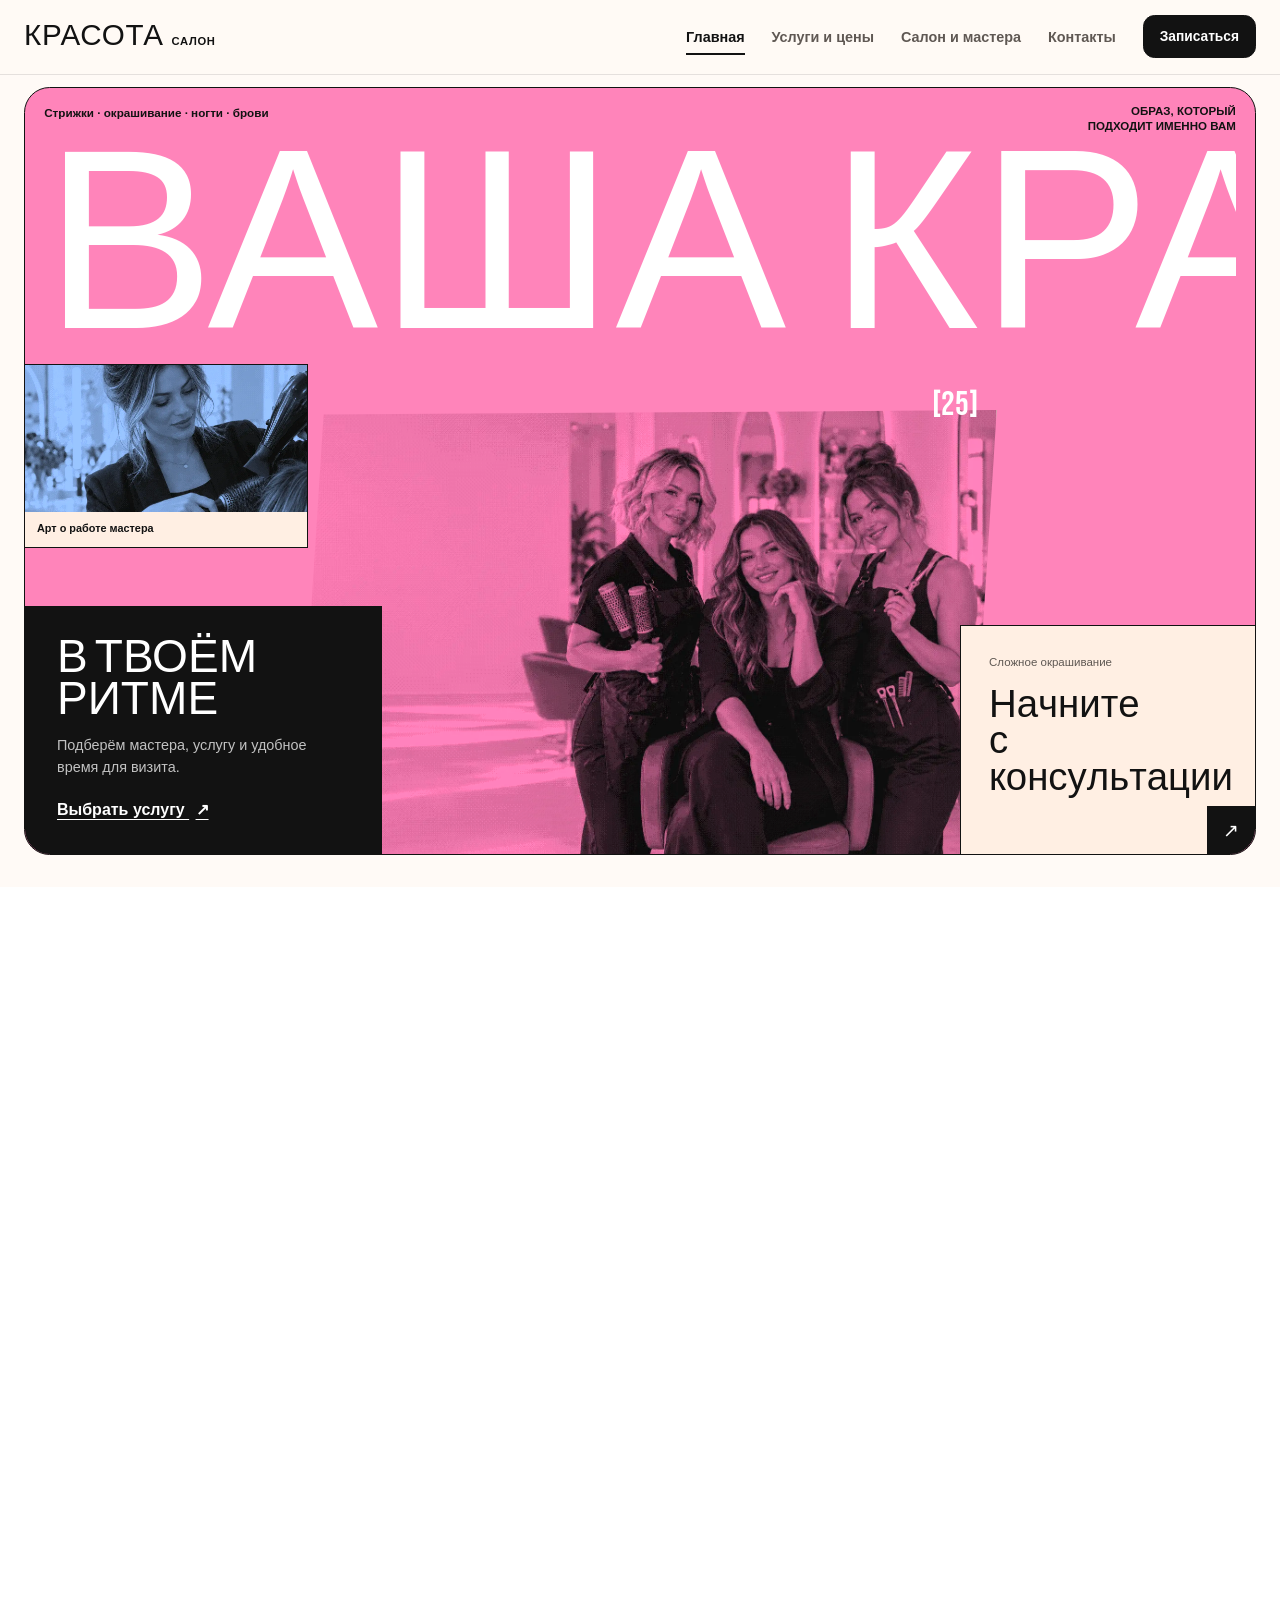
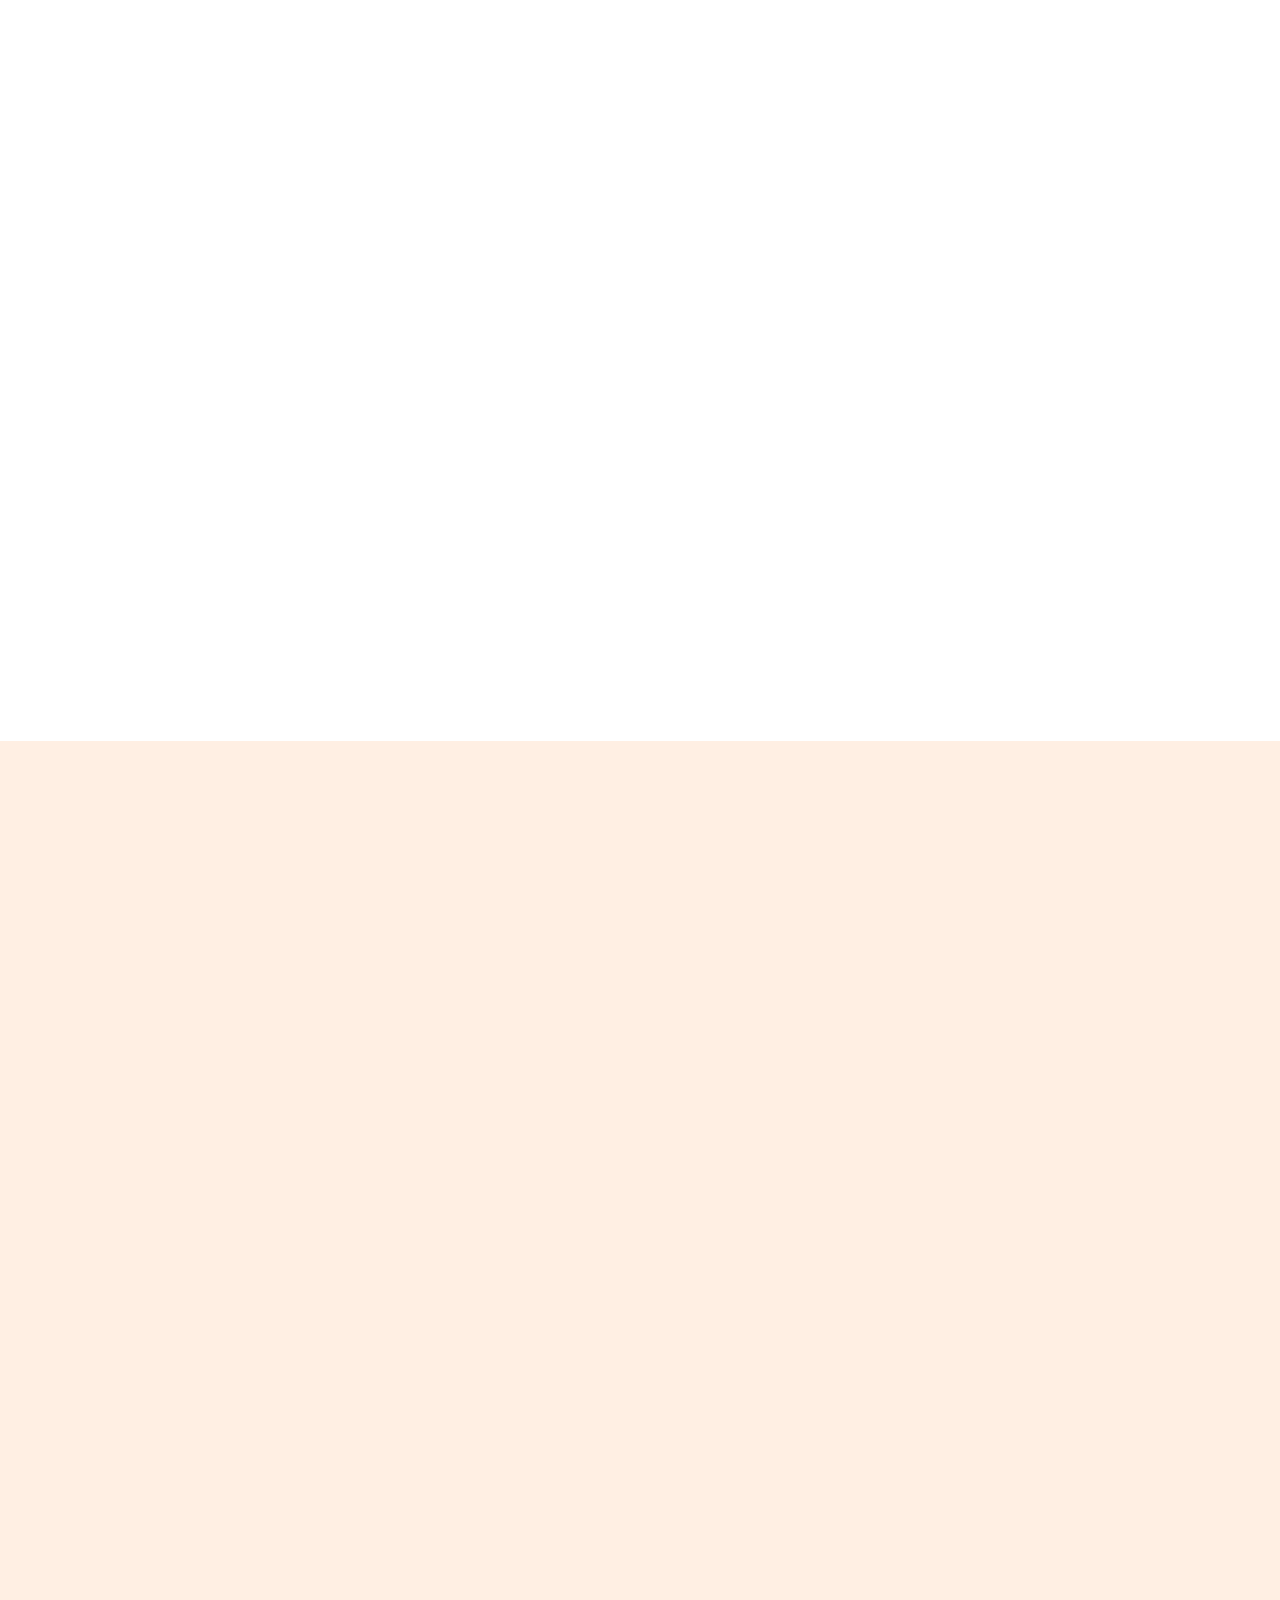
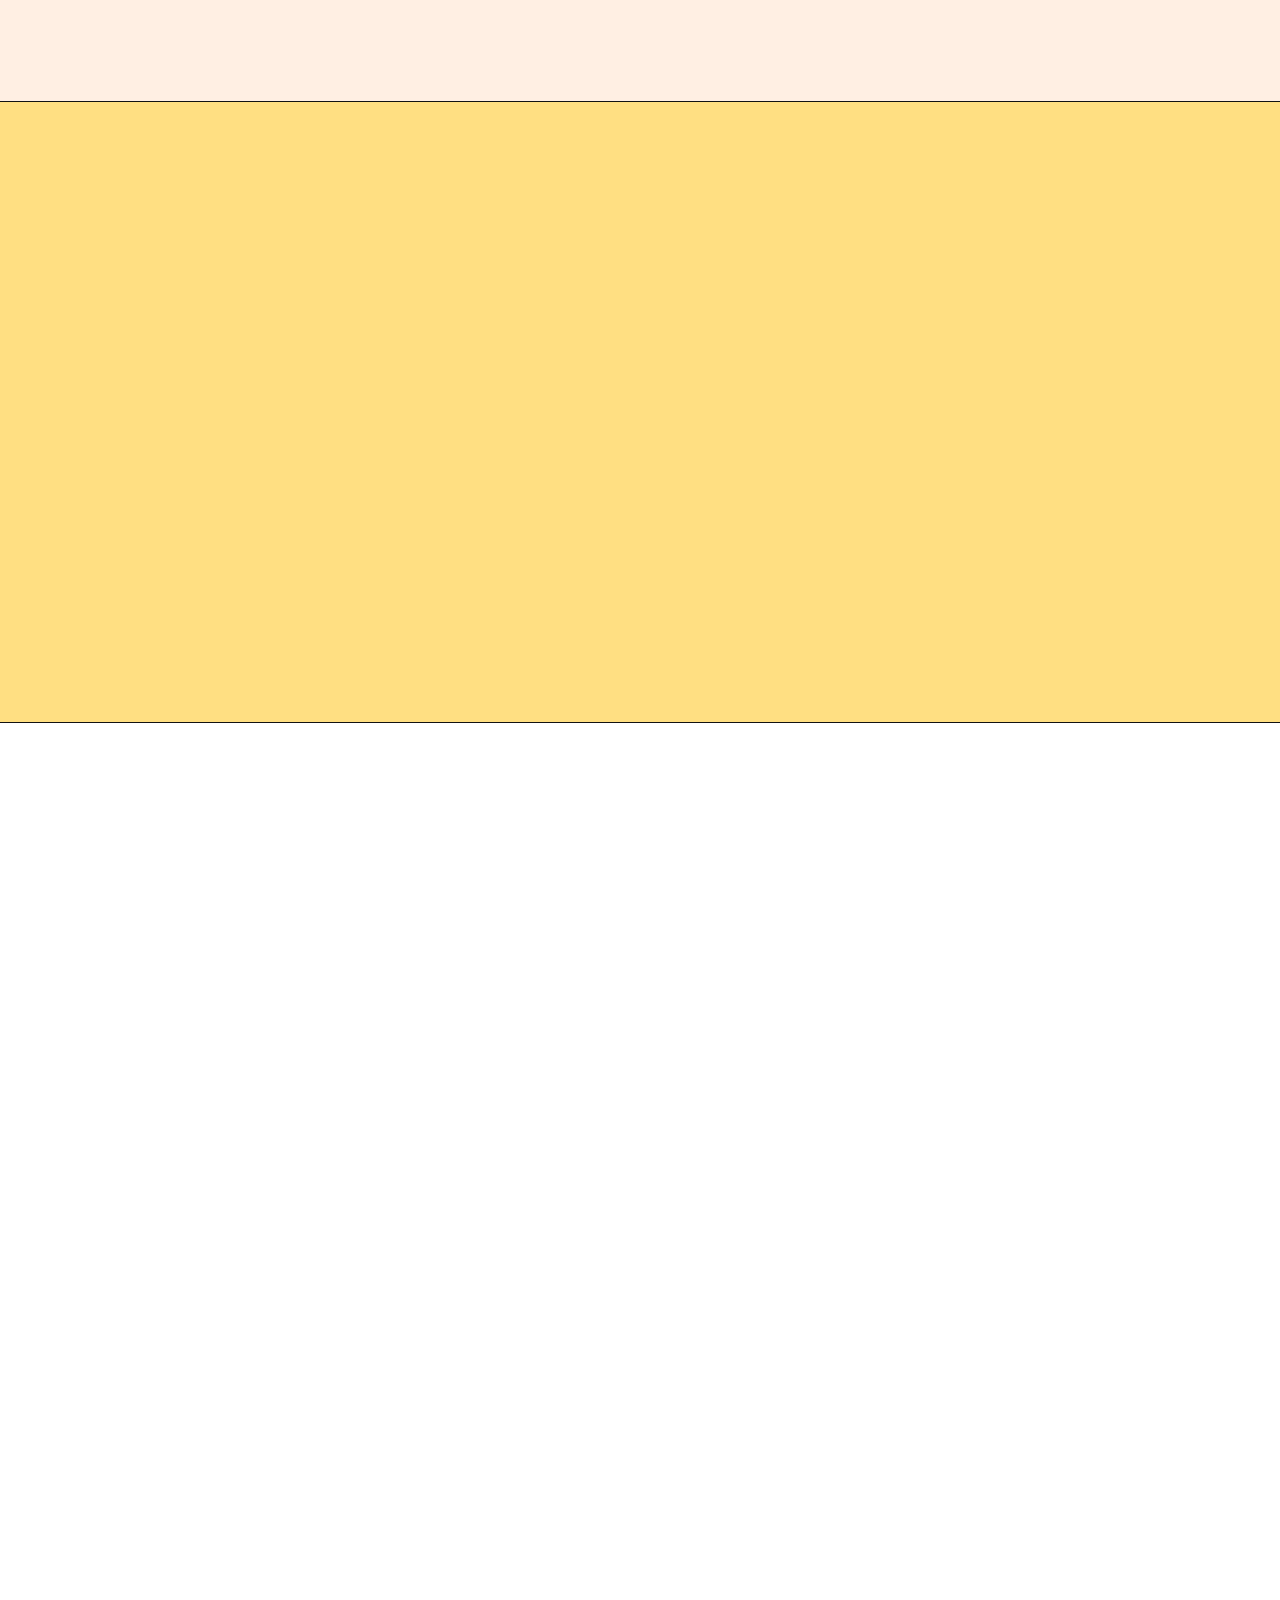
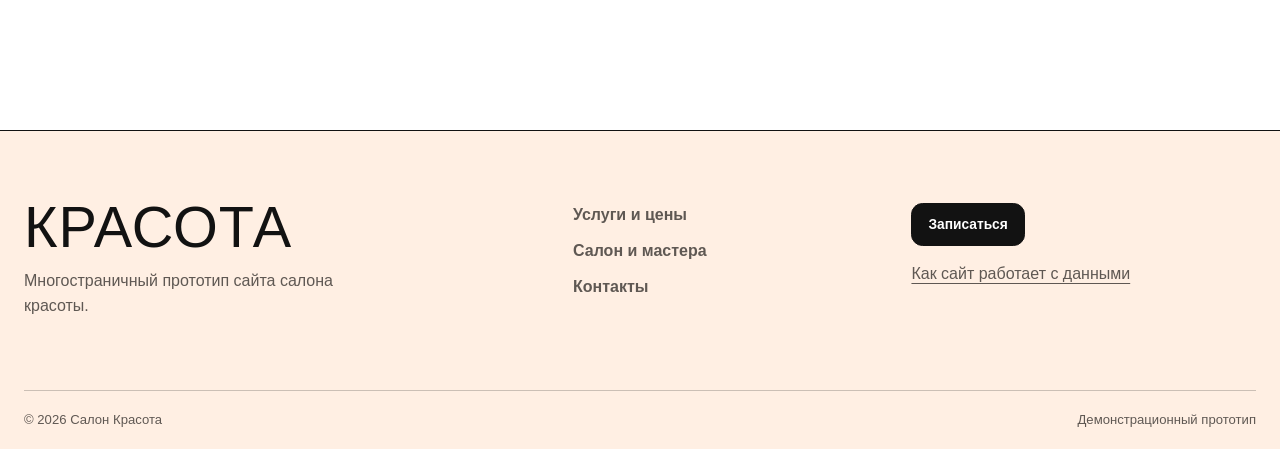
<file: index.html>
<!doctype html>
<html lang="ru">
<head>
  <meta charset="utf-8">
  <meta name="viewport" content="width=device-width, initial-scale=1">
  <meta name="color-scheme" content="light">
  <meta name="robots" content="noindex, nofollow">
  <meta name="referrer" content="no-referrer">
  <meta http-equiv="Content-Security-Policy" content="default-src 'self'; img-src 'self' data:; style-src 'self'; script-src 'self'; connect-src 'none'; frame-src 'none'; font-src 'self'; object-src 'none'; base-uri 'self'; form-action 'none'">
  <title>Салон Красота | стрижки, окрашивание и уход</title>
  <meta name="description" content="Многостраничный прототип сайта салона красоты: услуги, мастера, работы, отзывы, контакты и онлайн-запись.">
  <link rel="preload" as="font" href="assets/BebasNeue-Regular.ttf" type="font/ttf" crossorigin>
  <link rel="preload" as="image" href="assets/art-team-pink.webp" type="image/webp">
  <link rel="icon" type="image/svg+xml" href="data:image/svg+xml,%3Csvg xmlns='http://www.w3.org/2000/svg' viewBox='0 0 64 64'%3E%3Crect width='64' height='64' rx='15' fill='%23ff84ba'/%3E%3Cpath d='M18 18h28v8H35v25h-7V26H18z' fill='%23121212'/%3E%3C/svg%3E">
  <link rel="stylesheet" href="assets/styles.css?v=20260922-7">
</head>
<body>
  <a class="skip-link" href="#main">Перейти к содержанию</a>
  <header class="site-header" data-entrance="header">
    <div class="shell header-inner">
      <a class="brand" href="./" aria-label="Салон Красота, главная страница"><span>КРАСОТА</span><small>салон</small></a>
      <button class="menu-toggle" type="button" aria-expanded="false" aria-controls="site-nav" data-menu-toggle>Меню</button>
      <nav class="site-nav" id="site-nav" aria-label="Основная навигация">
        <a href="./" aria-current="page">Главная</a>
        <a href="services.html">Услуги и цены</a>
        <a href="about.html">Салон и мастера</a>
        <a href="contacts.html">Контакты</a>
        <a class="button button-dark button-small" href="https://yclients.com/" target="_blank" rel="noopener noreferrer external" referrerpolicy="no-referrer">Записаться</a>
      </nav>
    </div>
  </header>

  <main id="main">
    <section class="magazine-hero" aria-labelledby="hero-title">
      <div class="shell magazine-frame">
        <p class="hero-kicker hero-enter hero-enter-first">Стрижки · окрашивание · ногти · брови</p>
        <h1 id="hero-title" class="hero-word hero-enter hero-enter-second" aria-label="Ваша красота в наших руках">
          <span class="hero-word-track" aria-hidden="true">
            <span class="hero-word-group">ВАША КРАСОТА В НАШИХ РУКАХ</span>
            <span class="hero-word-group">ВАША КРАСОТА В НАШИХ РУКАХ</span>
          </span>
        </h1>
        <div class="hero-number hero-enter hero-enter-third" aria-hidden="true">[25]</div>
        <p class="hero-side-note hero-enter hero-enter-third">Образ, который<br>подходит именно вам</p>

        <figure class="hero-person hero-photo-enter">
          <img class="art-print" src="assets/art-team-pink.webp" alt="Графический арт с командой мастеров салона" width="1584" height="990">
        </figure>

        <div class="hero-story hero-enter hero-enter-fourth">
          <strong>В ТВОЁМ РИТМЕ</strong>
          <p>Подберём мастера, услугу и удобное время для визита.</p>
          <a class="arrow-link" href="services.html">Выбрать услугу <span aria-hidden="true">↗</span></a>
        </div>

        <figure class="hero-detail hero-photo-enter">
          <img class="art-print" src="assets/art-hair-blue.webp" alt="Графический арт о работе мастера по волосам" width="1120" height="1400">
          <figcaption>Арт о работе мастера</figcaption>
        </figure>

        <div class="hero-booking hero-enter hero-enter-fourth">
          <span>Сложное окрашивание</span>
          <strong data-wave-text>Начните с консультации</strong>
          <a class="square-link" href="https://yclients.com/" target="_blank" rel="noopener noreferrer external" referrerpolicy="no-referrer" aria-label="Перейти к онлайн-записи">↗</a>
        </div>
      </div>
    </section>

    <section class="section directions" aria-labelledby="directions-title">
      <div class="shell">
        <header class="stack-heading" data-reveal>
          <p class="eyebrow">Выберите направление</p>
          <h2 id="directions-title">ВСЁ ДЛЯ ОБРАЗА<br>В ОДНОМ МЕСТЕ</h2>
          <p>На странице услуг покажем цену, длительность и состав каждой процедуры.</p>
        </header>
        <div class="direction-grid" data-reveal-group>
          <a class="direction-tile tile-pink direction-wide" href="services.html#hair" data-reveal>
            <span>Волосы</span><strong>Стрижки и укладки</strong><small>Форма, текстура, ежедневный образ</small>
          </a>
          <a class="direction-tile tile-yellow" href="services.html#color" data-reveal>
            <span>Цвет</span><strong>Окрашивание</strong><small>От консультации до результата</small>
          </a>
          <a class="direction-tile tile-blue" href="services.html#nails" data-reveal>
            <span>Детали</span><strong>Ногтевой сервис</strong><small>Маникюр и педикюр</small>
          </a>
          <a class="direction-tile tile-cream direction-wide" href="services.html#brows" data-reveal>
            <span>Акценты</span><strong>Брови и макияж</strong><small>Коррекция, окрашивание и образ к событию</small>
          </a>
        </div>
      </div>
    </section>

    <section class="section work-preview" aria-labelledby="work-title">
      <div class="shell work-layout">
        <div class="work-copy" data-reveal>
          <p class="eyebrow">Работы и атмосфера</p>
          <h2 id="work-title">СНАЧАЛА СМОТРЯТ НА РЕЗУЛЬТАТ</h2>
          <p>В галерее появятся реальные работы мастеров с названием услуги и автором. Так легче выбрать подходящий стиль.</p>
          <a class="text-link" href="about.html#works">Смотреть будущую галерею</a>
        </div>
        <figure class="work-image work-image-wide" data-reveal="image">
          <img class="art-print" src="assets/art-hair-pink.webp" alt="Растровый арт о процессе укладки волос" width="1120" height="1400" loading="lazy">
          <figcaption>Процесс и результат в формате арта</figcaption>
        </figure>
        <figure class="work-image work-image-tall" data-reveal="image">
          <img class="art-print" src="assets/art-salon-yellow.webp" alt="Графический арт с интерьером салона" width="1120" height="1400" loading="lazy">
          <figcaption>Пространство салона</figcaption>
        </figure>
      </div>
    </section>

    <section class="section visit-section" aria-labelledby="visit-title">
      <div class="shell visit-grid">
        <div class="visit-title" data-reveal>
          <p class="eyebrow">Перед визитом</p>
          <h2 id="visit-title">ВСЁ ПОНЯТНО ДО ЗАПИСИ</h2>
        </div>
        <div class="visit-list" data-reveal-group>
          <article data-reveal><strong>Понятная цена</strong><p>Покажем, что входит в услугу и от чего зависит доплата.</p></article>
          <article data-reveal><strong>Подходящий мастер</strong><p>Укажем специализацию и примеры работ каждого специалиста.</p></article>
          <article data-reveal><strong>Удобное время</strong><p>Запись откроется в действующей системе салона.</p></article>
        </div>
      </div>
    </section>

    <section class="section consultation-section">
      <div class="shell consultation-panel" data-reveal>
        <div>
          <p class="eyebrow">Для сложного окрашивания</p>
          <h2>ОБСУДИТЕ РЕЗУЛЬТАТ И СТОИМОСТЬ ДО ВИЗИТА</h2>
          <p>Администратор уточнит длину и густоту волос, желаемую технику и подберёт мастера.</p>
        </div>
        <a class="button button-dark" href="https://yclients.com/" target="_blank" rel="noopener noreferrer external" referrerpolicy="no-referrer">Перейти к записи</a>
      </div>
    </section>
  </main>

  <footer class="site-footer">
    <div class="shell footer-grid">
      <div><a class="footer-logo" href="./">КРАСОТА</a><p>Многостраничный прототип сайта салона красоты.</p></div>
      <nav aria-label="Навигация в подвале"><a href="services.html">Услуги и цены</a><a href="about.html">Салон и мастера</a><a href="contacts.html">Контакты</a></nav>
      <div class="footer-actions"><a class="button button-dark button-small" href="https://yclients.com/" target="_blank" rel="noopener noreferrer external" referrerpolicy="no-referrer">Записаться</a><button class="text-button" type="button" data-privacy-open>Как сайт работает с данными</button></div>
    </div>
    <div class="shell footer-bottom"><span>© <span data-year></span> Салон Красота</span><span>Демонстрационный прототип</span></div>
  </footer>
  <script src="assets/site.js?v=20260922-7" defer></script>
</body>
</html>
</file>
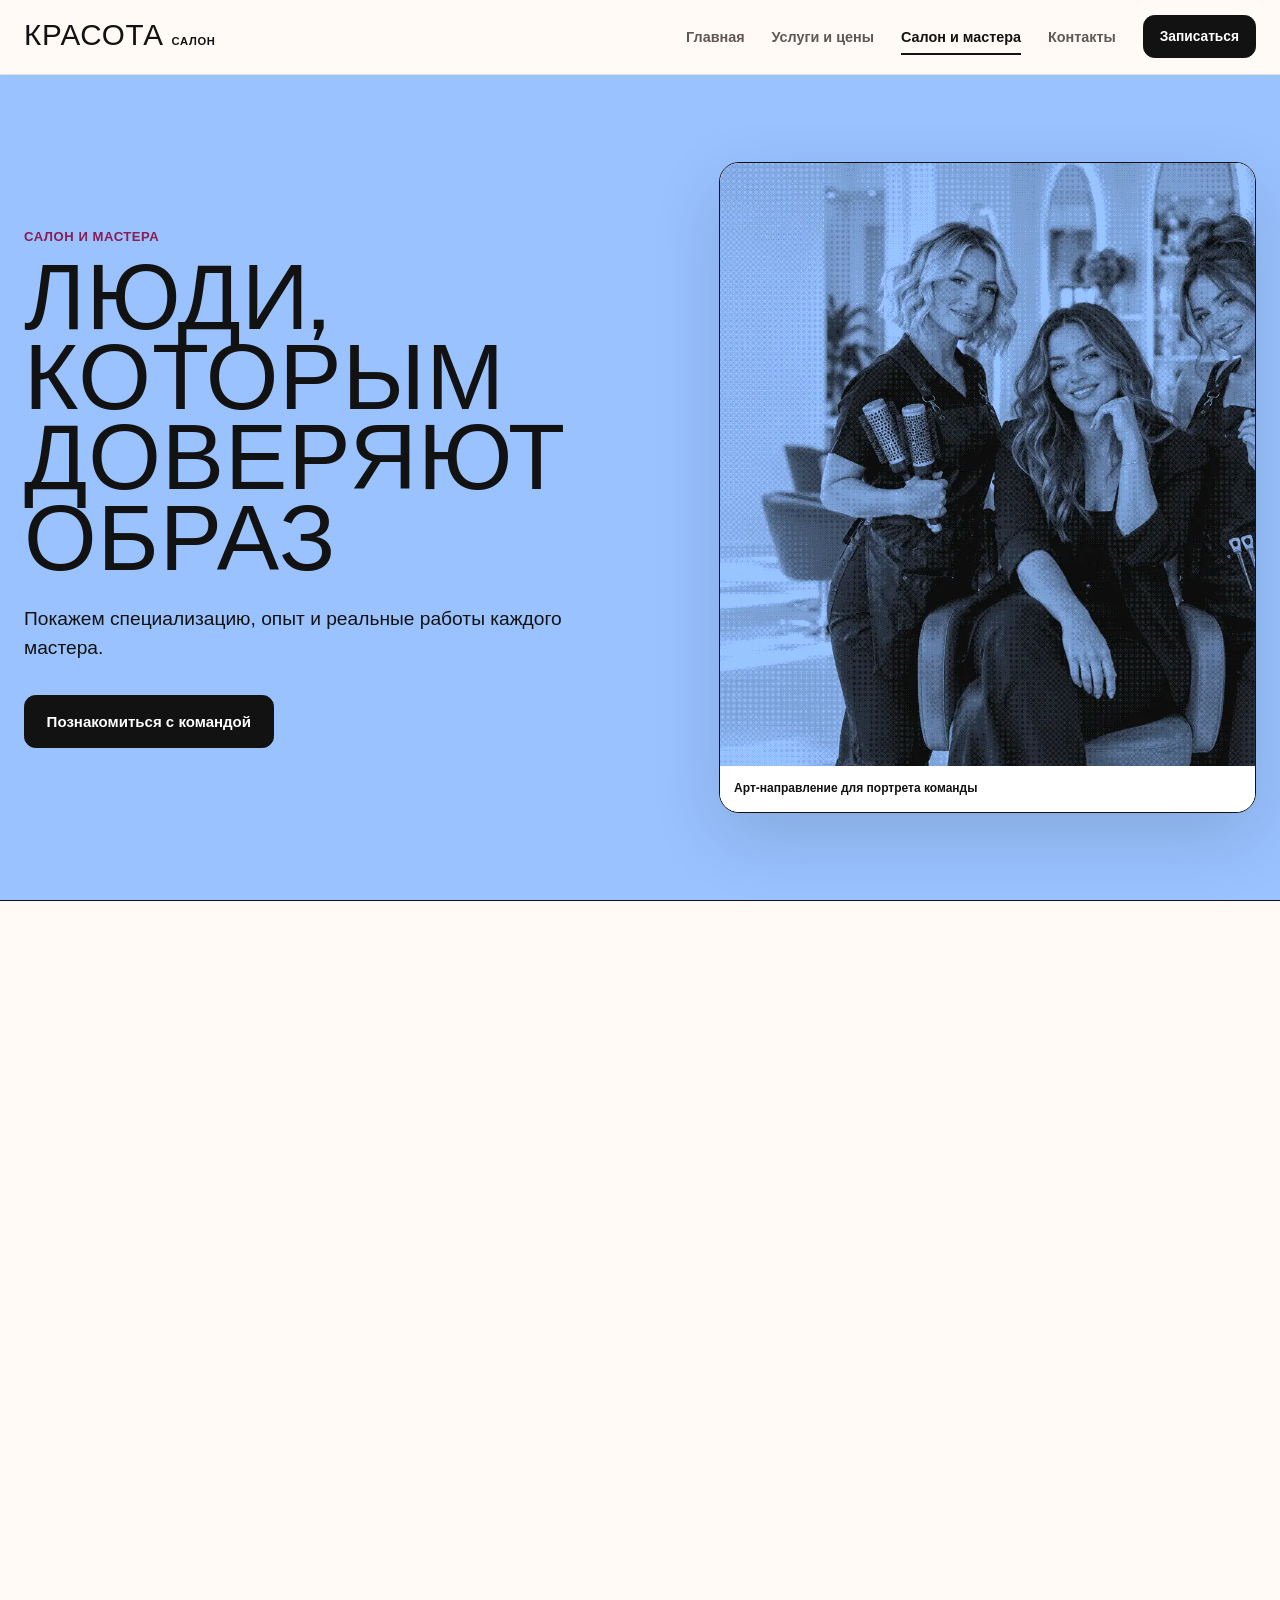
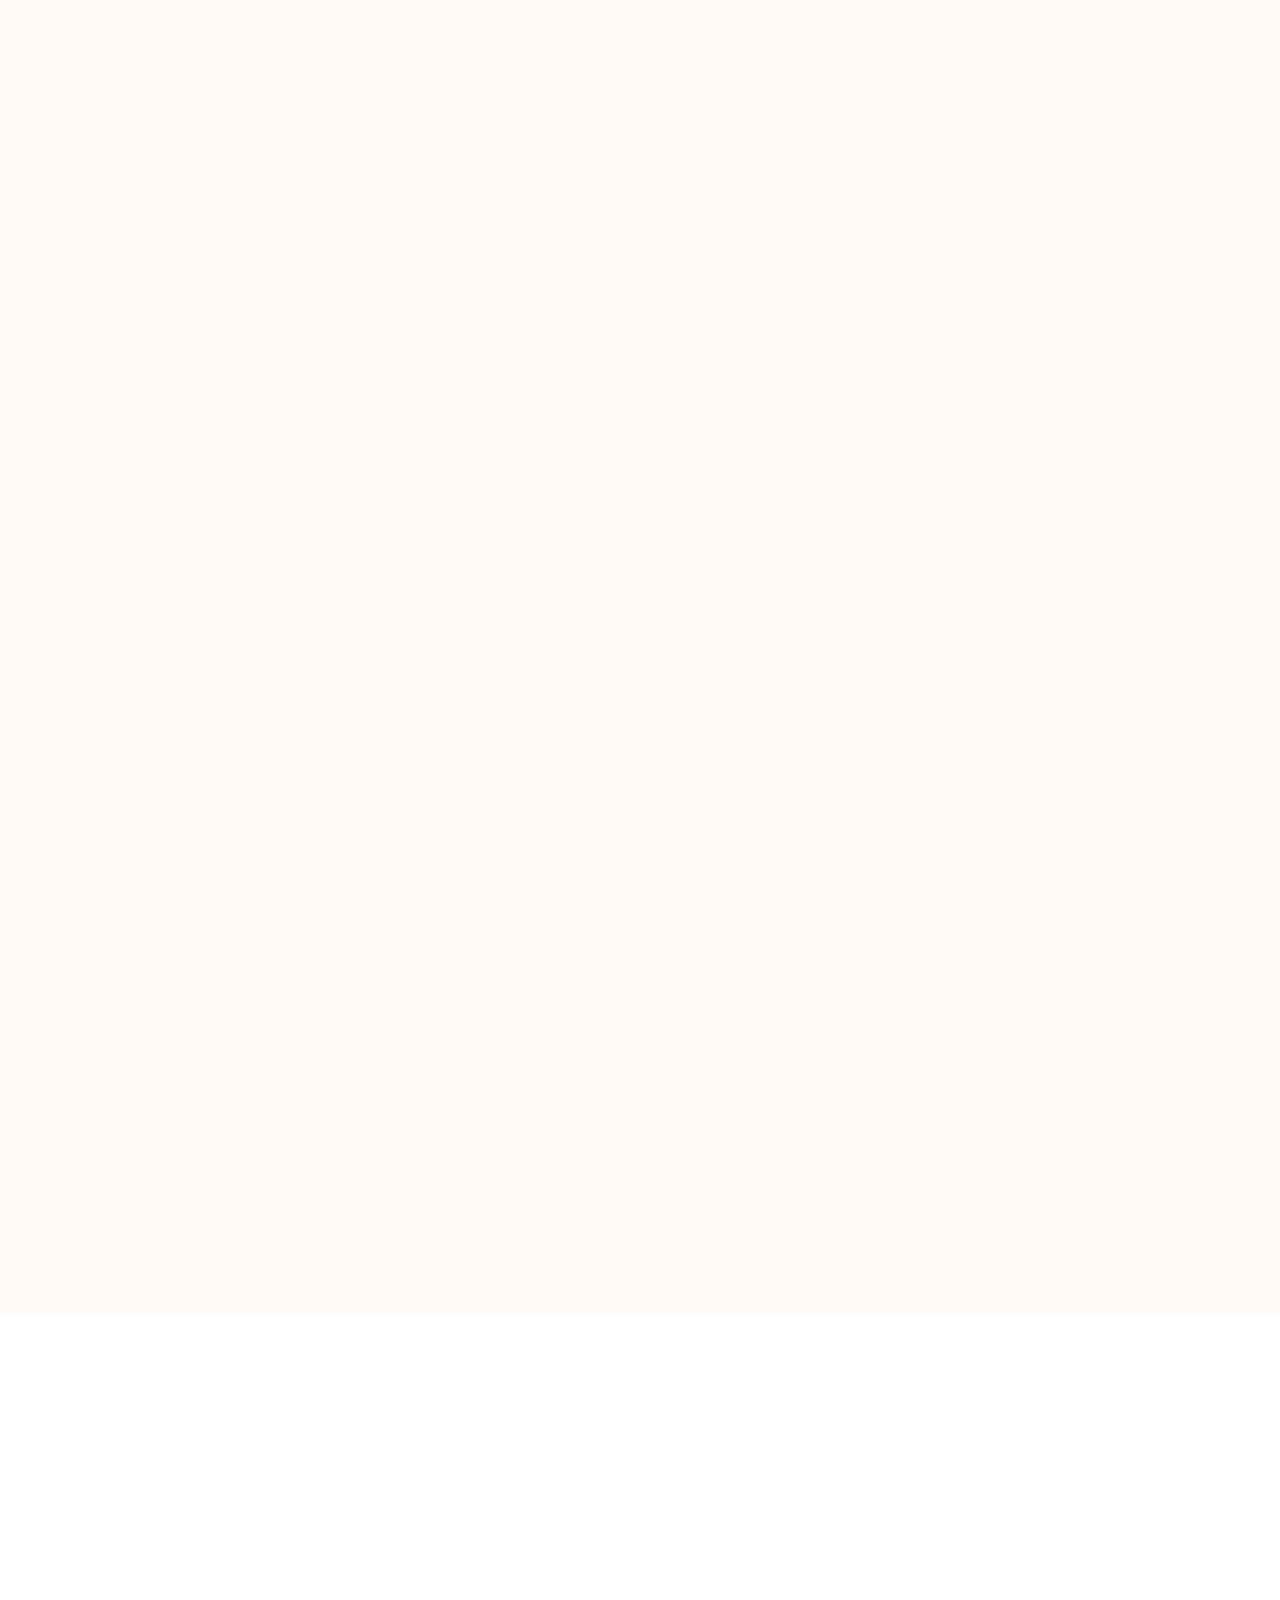
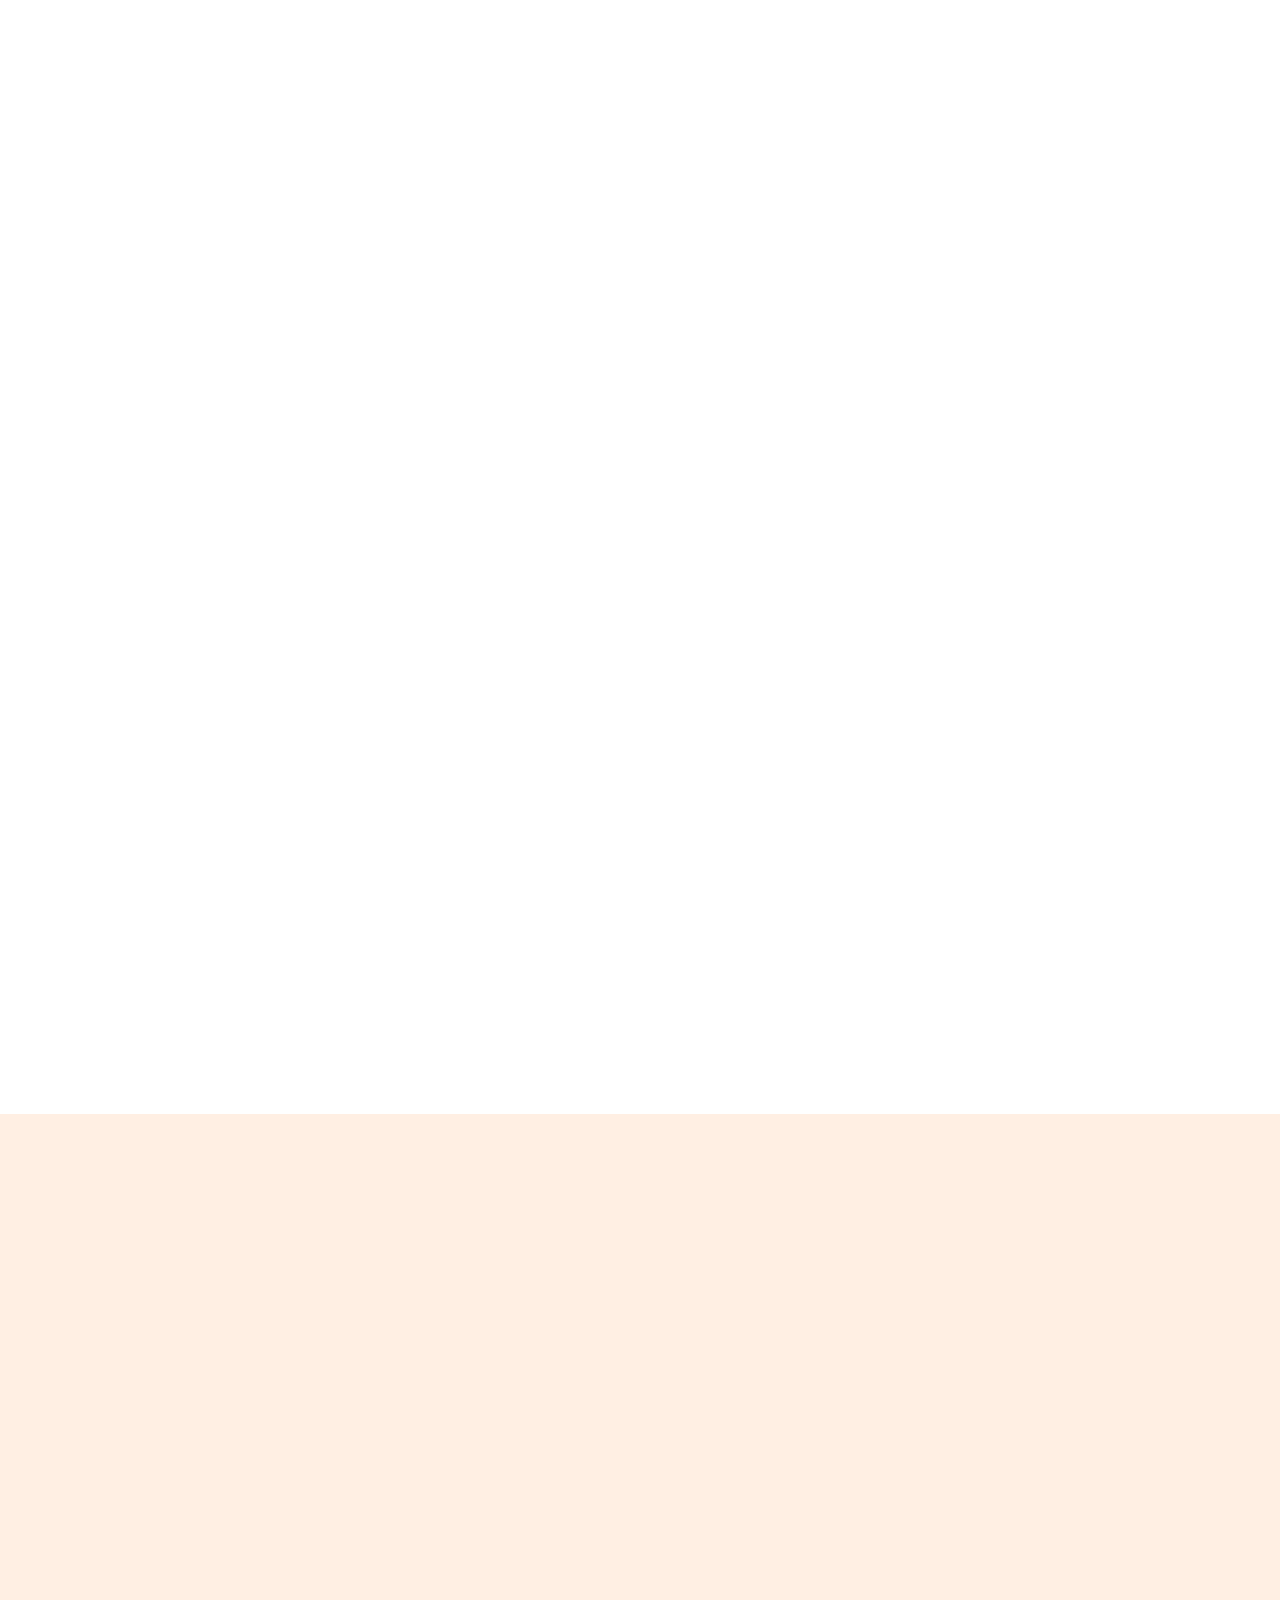
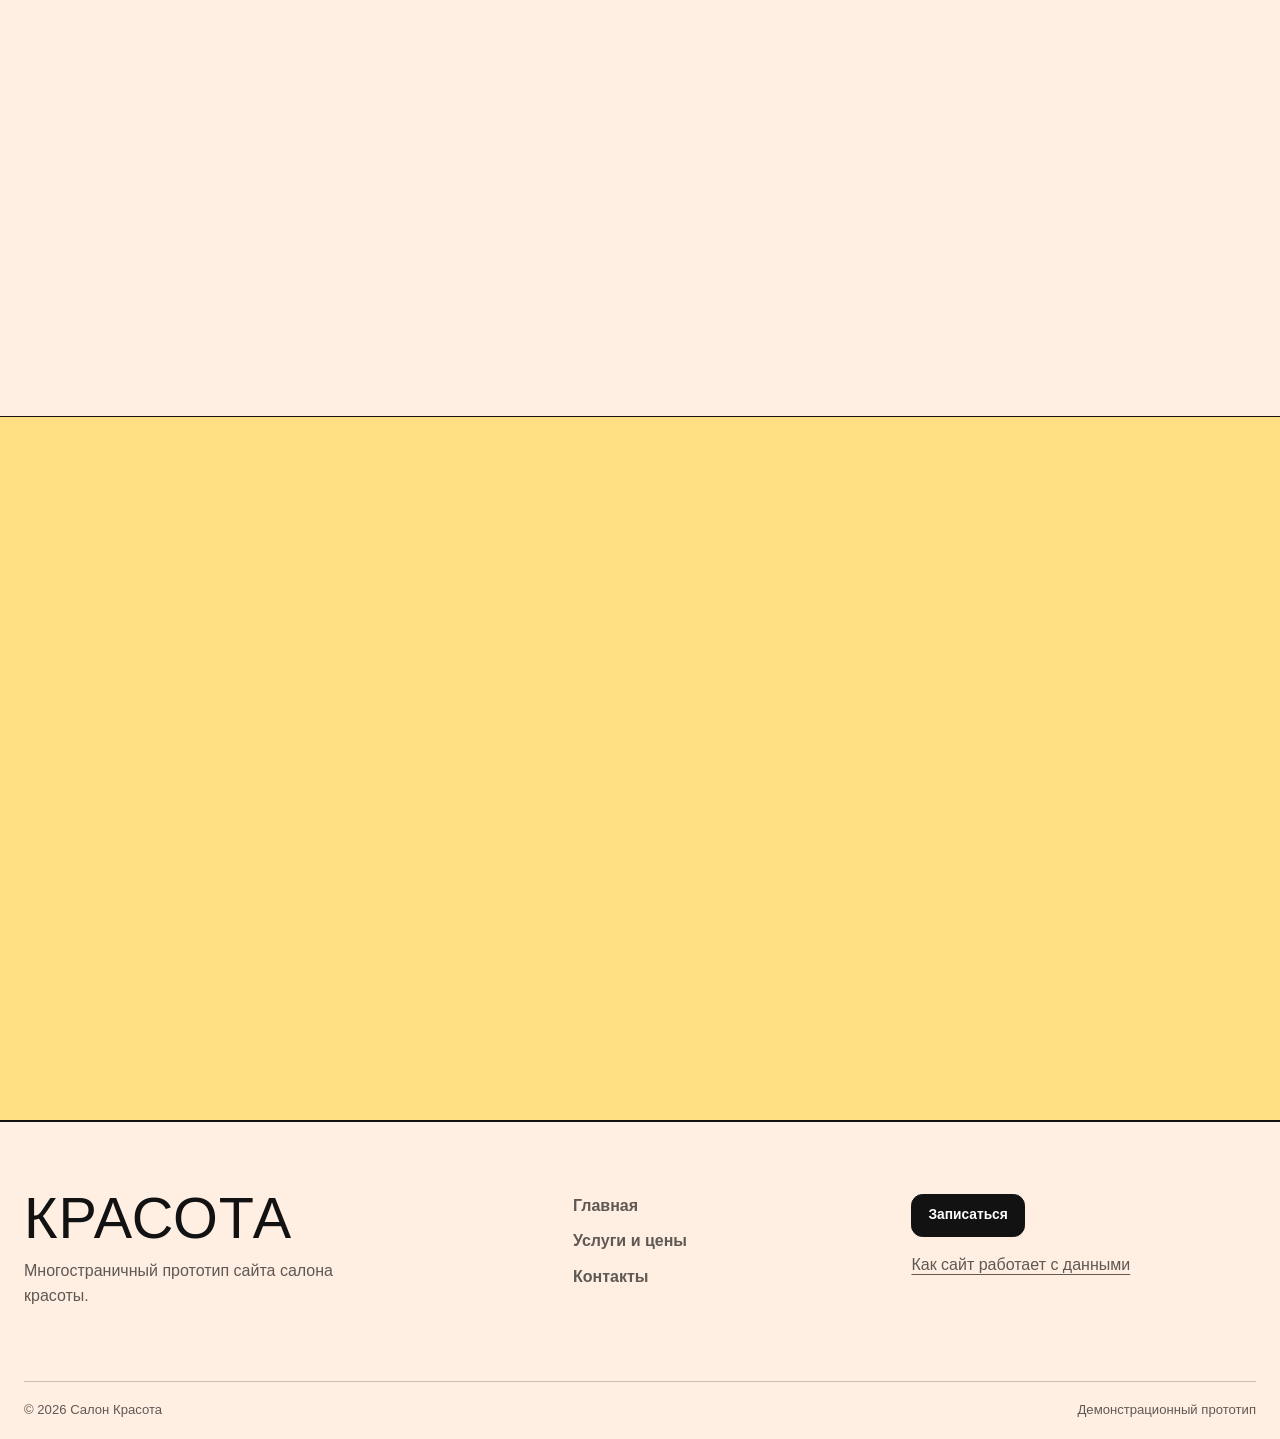
<file: about.html>
<!doctype html>
<html lang="ru">
<head>
  <meta charset="utf-8">
  <meta name="viewport" content="width=device-width, initial-scale=1">
  <meta name="color-scheme" content="light">
  <meta name="robots" content="noindex, nofollow">
  <meta name="referrer" content="no-referrer">
  <meta http-equiv="Content-Security-Policy" content="default-src 'self'; img-src 'self' data:; style-src 'self'; script-src 'self'; connect-src 'none'; frame-src 'none'; font-src 'self'; object-src 'none'; base-uri 'self'; form-action 'none'">
  <title>Салон и мастера | Салон Красота</title>
  <meta name="description" content="Команда, специализации мастеров, интерьер, будущая галерея работ и подтверждённые отзывы клиентов.">
  <link rel="preload" as="font" href="assets/BebasNeue-Regular.ttf" type="font/ttf" crossorigin>
  <link rel="preload" as="image" href="assets/art-team-blue.webp" type="image/webp">
  <link rel="icon" type="image/svg+xml" href="data:image/svg+xml,%3Csvg xmlns='http://www.w3.org/2000/svg' viewBox='0 0 64 64'%3E%3Crect width='64' height='64' rx='15' fill='%23ff84ba'/%3E%3Cpath d='M18 18h28v8H35v25h-7V26H18z' fill='%23121212'/%3E%3C/svg%3E">
  <link rel="stylesheet" href="assets/styles.css?v=20260922-7">
</head>
<body>
  <a class="skip-link" href="#main">Перейти к содержанию</a>
  <header class="site-header" data-entrance="header">
    <div class="shell header-inner">
      <a class="brand" href="./" aria-label="Салон Красота, главная страница"><span>КРАСОТА</span><small>салон</small></a>
      <button class="menu-toggle" type="button" aria-expanded="false" aria-controls="site-nav" data-menu-toggle>Меню</button>
      <nav class="site-nav" id="site-nav" aria-label="Основная навигация">
        <a href="./">Главная</a>
        <a href="services.html">Услуги и цены</a>
        <a href="about.html" aria-current="page">Салон и мастера</a>
        <a href="contacts.html">Контакты</a>
        <a class="button button-dark button-small" href="https://yclients.com/" target="_blank" rel="noopener noreferrer external" referrerpolicy="no-referrer">Записаться</a>
      </nav>
    </div>
  </header>

  <main id="main">
    <section class="inner-hero inner-hero-blue about-hero" aria-labelledby="page-title">
      <div class="shell inner-hero-grid inner-hero-grid-wide">
        <div class="inner-hero-copy">
          <p class="eyebrow hero-enter hero-enter-first">Салон и мастера</p>
          <h1 id="page-title" class="hero-enter hero-enter-second">ЛЮДИ, КОТОРЫМ ДОВЕРЯЮТ ОБРАЗ</h1>
          <p class="hero-lead hero-enter hero-enter-third">Покажем специализацию, опыт и реальные работы каждого мастера.</p>
          <a class="button button-dark hero-enter hero-enter-fourth" href="#team">Познакомиться с командой</a>
        </div>
        <figure class="inner-hero-image inner-hero-team hero-photo-enter">
          <img class="art-print" src="assets/art-team-blue.webp" alt="Графический арт с командой мастеров" width="1584" height="990">
          <figcaption>Арт-направление для портрета команды</figcaption>
        </figure>
      </div>
    </section>

    <section class="section team-section" id="team" aria-labelledby="team-title">
      <div class="shell">
        <header class="stack-heading" data-reveal>
          <p class="eyebrow">Команда</p>
          <h2 id="team-title">ВЫБЕРИТЕ МАСТЕРА ПО ЗАДАЧЕ</h2>
          <p>Карточки заполним именами, специализациями и подтверждённым опытом после получения материалов.</p>
        </header>
        <div class="team-layout" data-reveal-group>
          <article class="team-card team-card-image" data-reveal>
            <img class="art-print" src="assets/art-hair-pink.webp" alt="Графический арт с мастером по волосам" width="1120" height="1400" loading="lazy">
            <div><span>Волосы</span><h3>Мастер по стрижкам и укладкам</h3><p>Имя, опыт и ссылка на работы появятся здесь.</p></div>
          </article>
          <article class="team-card tile-yellow" data-reveal>
            <div><span>Цвет</span><h3>Колорист</h3><p>Сложные окрашивания, тонирование и подбор оттенка.</p></div>
          </article>
          <article class="team-card tile-pink" data-reveal>
            <div><span>Детали</span><h3>Мастер ногтевого сервиса</h3><p>Маникюр, педикюр, покрытие и дизайн.</p></div>
          </article>
          <article class="team-card tile-cream" data-reveal>
            <div><span>Акценты</span><h3>Бровист и визажист</h3><p>Форма, оттенок и образ к событию.</p></div>
          </article>
        </div>
      </div>
    </section>

    <section class="section works-section" id="works" aria-labelledby="works-title">
      <div class="shell">
        <header class="stack-heading" data-reveal>
          <p class="eyebrow">Портфолио</p>
          <h2 id="works-title">РАБОТЫ ГОВОРЯТ ТОЧНЕЕ ОБЕЩАНИЙ</h2>
          <p>Каждая работа получит подпись с услугой и именем мастера. Для окрашиваний можно показать волосы до процедуры и итог.</p>
        </header>
        <div class="gallery-layout" data-reveal-group>
          <figure class="gallery-main" data-reveal="image"><img class="art-print" src="assets/art-hair-blue.webp" alt="Растровый арт о процессе работы мастера" width="1120" height="1400" loading="lazy"><figcaption>Работа мастера · услуга · автор</figcaption></figure>
          <figure class="gallery-small gallery-small-top" data-reveal="image"><img class="art-print" src="assets/art-team-cream.webp" alt="Графический арт с командой салона" width="1584" height="990" loading="lazy"><figcaption>Команда салона</figcaption></figure>
          <figure class="gallery-small gallery-small-bottom" data-reveal="image"><img class="art-print" src="assets/art-salon-yellow.webp" alt="Графический арт с интерьером салона" width="1120" height="1400" loading="lazy"><figcaption>Интерьер и рабочие места</figcaption></figure>
        </div>
      </div>
    </section>

    <section class="section salon-section" aria-labelledby="salon-title">
      <div class="shell salon-grid">
        <figure class="salon-photo" data-reveal="image"><img class="art-print" src="assets/art-salon-blue.webp" alt="Графический арт с пространством салона" width="1120" height="1400" loading="lazy"></figure>
        <div class="salon-copy" data-reveal>
          <p class="eyebrow">Пространство</p>
          <h2 id="salon-title">ПОКАЖЕМ, КУДА ВЫ ПРИДЁТЕ</h2>
          <p>Фотографии входа, интерьера и рабочих мест снимут лишние вопросы перед первым визитом.</p>
          <dl class="salon-facts">
            <div><dt>Адрес</dt><dd>добавим после согласования</dd></div>
            <div><dt>График</dt><dd>добавим актуальные часы</dd></div>
            <div><dt>Запись</dt><dd>через систему салона</dd></div>
          </dl>
        </div>
      </div>
    </section>

    <section class="section reviews-proof" aria-labelledby="reviews-title">
      <div class="shell reviews-proof-grid">
        <div data-reveal><p class="eyebrow">Отзывы</p><h2 id="reviews-title">НЕСКОЛЬКО ИСТОРИЙ ВМЕСТО ОБЩИХ СЛОВ</h2></div>
        <div class="review-source" data-reveal>
          <p>После получения ссылок добавим содержательные отзывы об основных услугах. Рядом укажем площадку и дату проверки рейтинга.</p>
          <a class="text-link" href="contacts.html">Контакты и запись</a>
        </div>
      </div>
    </section>
  </main>

  <footer class="site-footer">
    <div class="shell footer-grid">
      <div><a class="footer-logo" href="./">КРАСОТА</a><p>Многостраничный прототип сайта салона красоты.</p></div>
      <nav aria-label="Навигация в подвале"><a href="./">Главная</a><a href="services.html">Услуги и цены</a><a href="contacts.html">Контакты</a></nav>
      <div class="footer-actions"><a class="button button-dark button-small" href="https://yclients.com/" target="_blank" rel="noopener noreferrer external" referrerpolicy="no-referrer">Записаться</a><button class="text-button" type="button" data-privacy-open>Как сайт работает с данными</button></div>
    </div>
    <div class="shell footer-bottom"><span>© <span data-year></span> Салон Красота</span><span>Демонстрационный прототип</span></div>
  </footer>
  <script src="assets/site.js?v=20260922-7" defer></script>
</body>
</html>
</file>
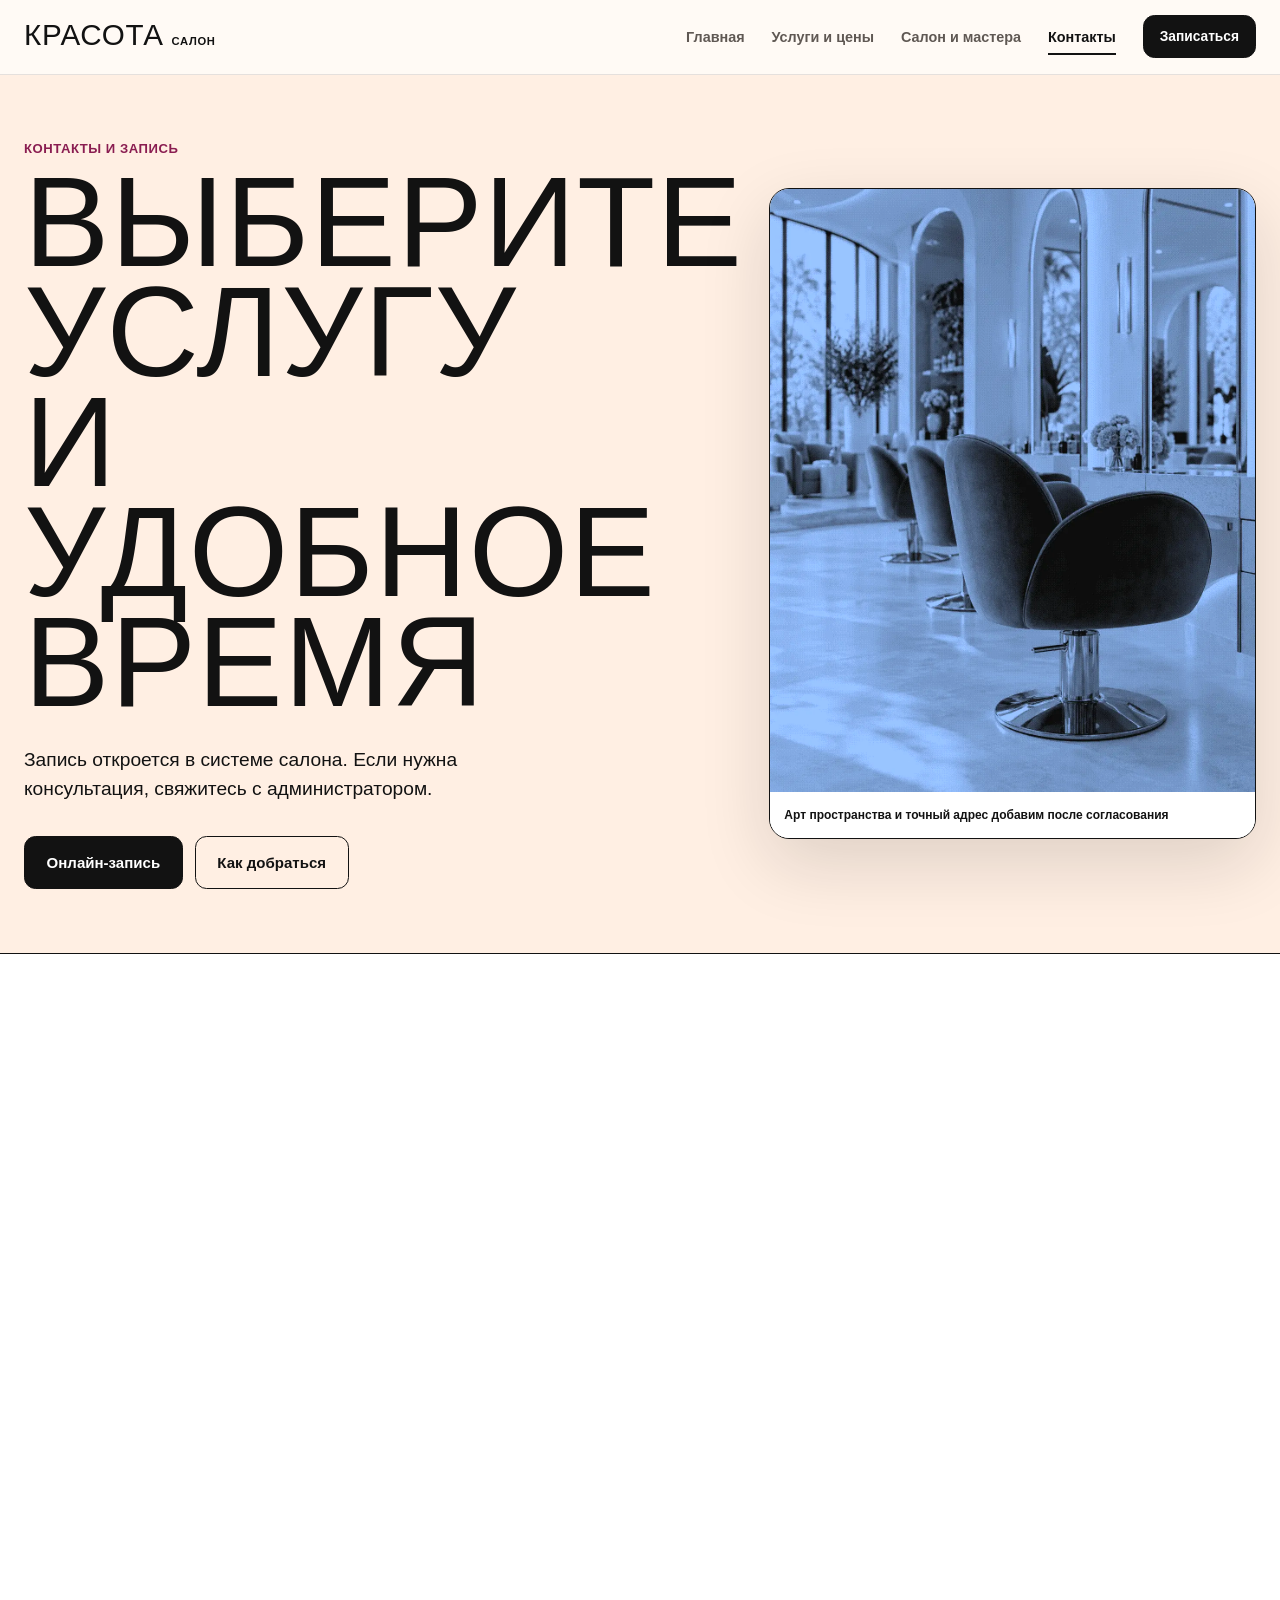
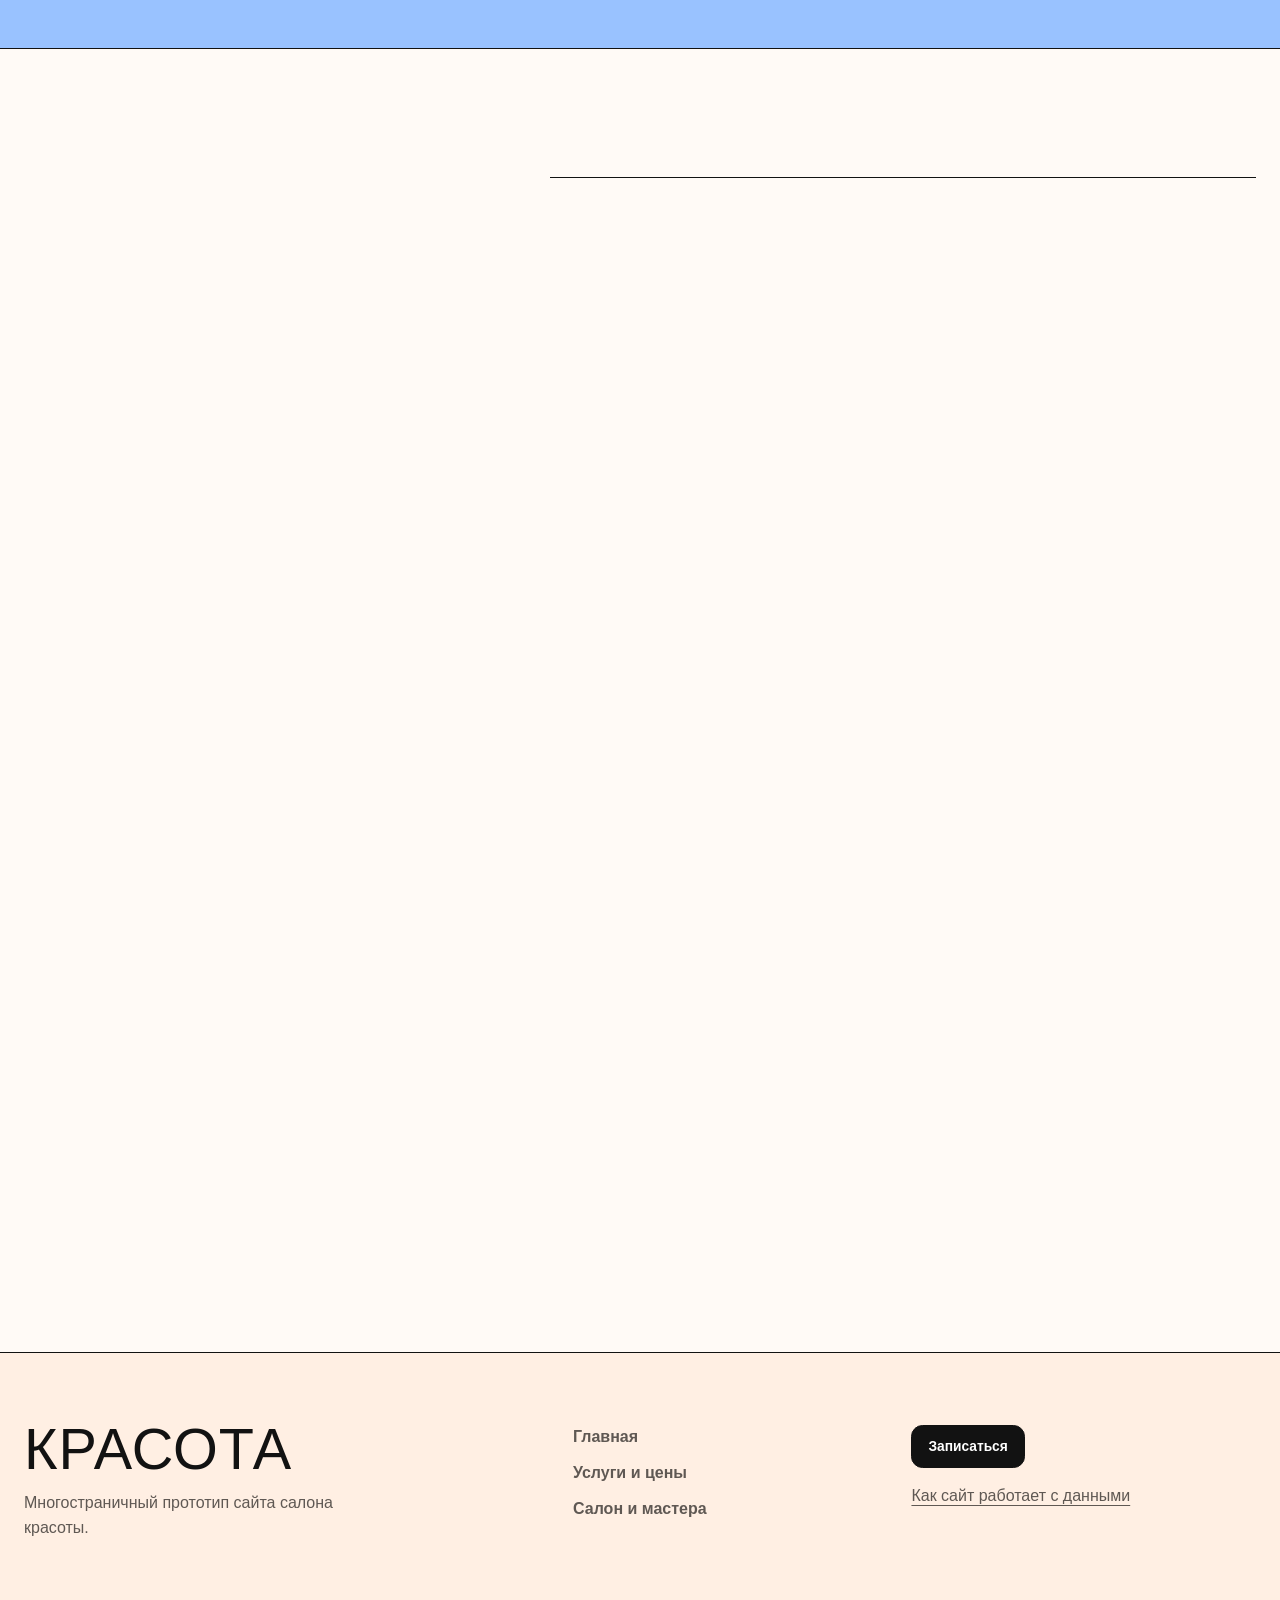
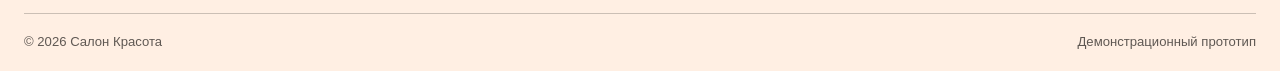
<file: contacts.html>
<!doctype html>
<html lang="ru">
<head>
  <meta charset="utf-8">
  <meta name="viewport" content="width=device-width, initial-scale=1">
  <meta name="color-scheme" content="light">
  <meta name="robots" content="noindex, nofollow">
  <meta name="referrer" content="no-referrer">
  <meta http-equiv="Content-Security-Policy" content="default-src 'self'; img-src 'self' data:; style-src 'self'; script-src 'self'; connect-src 'none'; frame-src 'none'; font-src 'self'; object-src 'none'; base-uri 'self'; form-action 'none'">
  <title>Контакты и запись | Салон Красота</title>
  <meta name="description" content="Онлайн-запись, адрес, часы работы, маршрут до салона и ответы на частые вопросы перед визитом.">
  <link rel="preload" as="font" href="assets/BebasNeue-Regular.ttf" type="font/ttf" crossorigin>
  <link rel="preload" as="image" href="assets/art-salon-blue.webp" type="image/webp">
  <link rel="icon" type="image/svg+xml" href="data:image/svg+xml,%3Csvg xmlns='http://www.w3.org/2000/svg' viewBox='0 0 64 64'%3E%3Crect width='64' height='64' rx='15' fill='%23ff84ba'/%3E%3Cpath d='M18 18h28v8H35v25h-7V26H18z' fill='%23121212'/%3E%3C/svg%3E">
  <link rel="stylesheet" href="assets/styles.css?v=20260922-7">
</head>
<body>
  <a class="skip-link" href="#main">Перейти к содержанию</a>
  <header class="site-header" data-entrance="header">
    <div class="shell header-inner">
      <a class="brand" href="./" aria-label="Салон Красота, главная страница"><span>КРАСОТА</span><small>салон</small></a>
      <button class="menu-toggle" type="button" aria-expanded="false" aria-controls="site-nav" data-menu-toggle>Меню</button>
      <nav class="site-nav" id="site-nav" aria-label="Основная навигация">
        <a href="./">Главная</a>
        <a href="services.html">Услуги и цены</a>
        <a href="about.html">Салон и мастера</a>
        <a href="contacts.html" aria-current="page">Контакты</a>
        <a class="button button-dark button-small" href="https://yclients.com/" target="_blank" rel="noopener noreferrer external" referrerpolicy="no-referrer">Записаться</a>
      </nav>
    </div>
  </header>

  <main id="main">
    <section class="inner-hero inner-hero-cream" aria-labelledby="page-title">
      <div class="shell inner-hero-grid">
        <div class="inner-hero-copy">
          <p class="eyebrow hero-enter hero-enter-first">Контакты и запись</p>
          <h1 id="page-title" class="hero-enter hero-enter-second">ВЫБЕРИТЕ УСЛУГУ И УДОБНОЕ ВРЕМЯ</h1>
          <p class="hero-lead hero-enter hero-enter-third">Запись откроется в системе салона. Если нужна консультация, свяжитесь с администратором.</p>
          <div class="hero-actions hero-enter hero-enter-fourth">
            <a class="button button-dark" href="https://yclients.com/" target="_blank" rel="noopener noreferrer external" referrerpolicy="no-referrer">Онлайн-запись</a>
            <a class="button button-outline" href="#details">Как добраться</a>
          </div>
        </div>
        <figure class="inner-hero-image hero-photo-enter">
          <img class="art-print" src="assets/art-salon-blue.webp" alt="Графический арт с пространством салона" width="1120" height="1400">
          <figcaption>Арт пространства и точный адрес добавим после согласования</figcaption>
        </figure>
      </div>
    </section>

    <section class="section contact-details-section" id="details" aria-labelledby="contact-title">
      <div class="shell">
        <header class="stack-heading" data-reveal>
          <p class="eyebrow">Перед визитом</p>
          <h2 id="contact-title">ВСЯ НУЖНАЯ ИНФОРМАЦИЯ В ОДНОМ МЕСТЕ</h2>
        </header>
        <div class="contact-editorial" data-reveal-group>
          <article class="contact-block contact-block-wide tile-pink" data-reveal><span>Телефон</span><strong>Номер салона</strong><p>Добавим кликабельный телефон после получения контактов.</p></article>
          <article class="contact-block tile-yellow" data-reveal><span>Адрес</span><strong>Улица, дом, помещение</strong><p>Укажем район, метро и точный вход.</p></article>
          <article class="contact-block tile-blue" data-reveal><span>График</span><strong>Актуальные часы работы</strong><p>Отдельно покажем изменения в праздничные дни.</p></article>
          <article class="contact-block contact-block-wide tile-cream" data-reveal><span>Связь</span><strong>Согласованные каналы</strong><p>Телефон и мессенджер администратора без лишних ссылок.</p></article>
        </div>
      </div>
    </section>

    <section class="section route-section" aria-labelledby="route-title">
      <div class="shell route-grid">
        <div class="route-copy" data-reveal>
          <p class="eyebrow">Маршрут</p>
          <h2 id="route-title">ВХОД БУДЕТ ЛЕГКО НАЙТИ</h2>
          <p>Добавим арт фасада, нужный выход из метро, время пешком и ориентиры. Кнопка откроет маршрут на карте.</p>
          <span class="button button-disabled" aria-disabled="true">Адрес пока не указан</span>
        </div>
        <figure class="route-image" data-reveal="image"><img class="art-print" src="assets/art-salon-yellow.webp" alt="Графический арт пространства вместо будущего изображения входа" width="1120" height="1400" loading="lazy"><figcaption>Здесь будет арт входа в салон</figcaption></figure>
      </div>
    </section>

    <section class="section faq-section" aria-labelledby="faq-title">
      <div class="shell faq-grid">
        <div data-reveal><p class="eyebrow">Перед записью</p><h2 id="faq-title">ОТВЕТЫ НА ВОПРОСЫ</h2><p>Условия заполним после согласования с салоном.</p></div>
        <div class="faq-list" data-reveal-group>
          <details data-reveal><summary>Как выбрать услугу и мастера?</summary><p>На странице команды будет специализация каждого мастера. Для сложной задачи можно начать с консультации.</p></details>
          <details data-reveal><summary>От чего зависит итоговая цена?</summary><p>Укажем факторы рядом с услугой: длина волос, категория мастера, материалы и дополнения.</p></details>
          <details data-reveal><summary>Можно ли совместить несколько услуг?</summary><p>Если команда работает параллельно, покажем доступные комплексы и реальную длительность визита.</p></details>
          <details data-reveal><summary>Как перенести или отменить запись?</summary><p>Добавим правила салона и понятный способ связаться с администратором.</p></details>
        </div>
      </div>
    </section>

    <section class="section final-booking">
      <div class="shell final-booking-panel" data-reveal>
        <div><p class="eyebrow">Готовы выбрать время</p><h2>ЗАПИСЬ ЗАЙМЁТ ПАРУ МИНУТ</h2></div>
        <a class="button button-light" href="https://yclients.com/" target="_blank" rel="noopener noreferrer external" referrerpolicy="no-referrer">Перейти к записи</a>
      </div>
    </section>
  </main>

  <footer class="site-footer">
    <div class="shell footer-grid">
      <div><a class="footer-logo" href="./">КРАСОТА</a><p>Многостраничный прототип сайта салона красоты.</p></div>
      <nav aria-label="Навигация в подвале"><a href="./">Главная</a><a href="services.html">Услуги и цены</a><a href="about.html">Салон и мастера</a></nav>
      <div class="footer-actions"><a class="button button-dark button-small" href="https://yclients.com/" target="_blank" rel="noopener noreferrer external" referrerpolicy="no-referrer">Записаться</a><button class="text-button" type="button" data-privacy-open>Как сайт работает с данными</button></div>
    </div>
    <div class="shell footer-bottom"><span>© <span data-year></span> Салон Красота</span><span>Демонстрационный прототип</span></div>
  </footer>
  <script src="assets/site.js?v=20260922-7" defer></script>
</body>
</html>
</file>
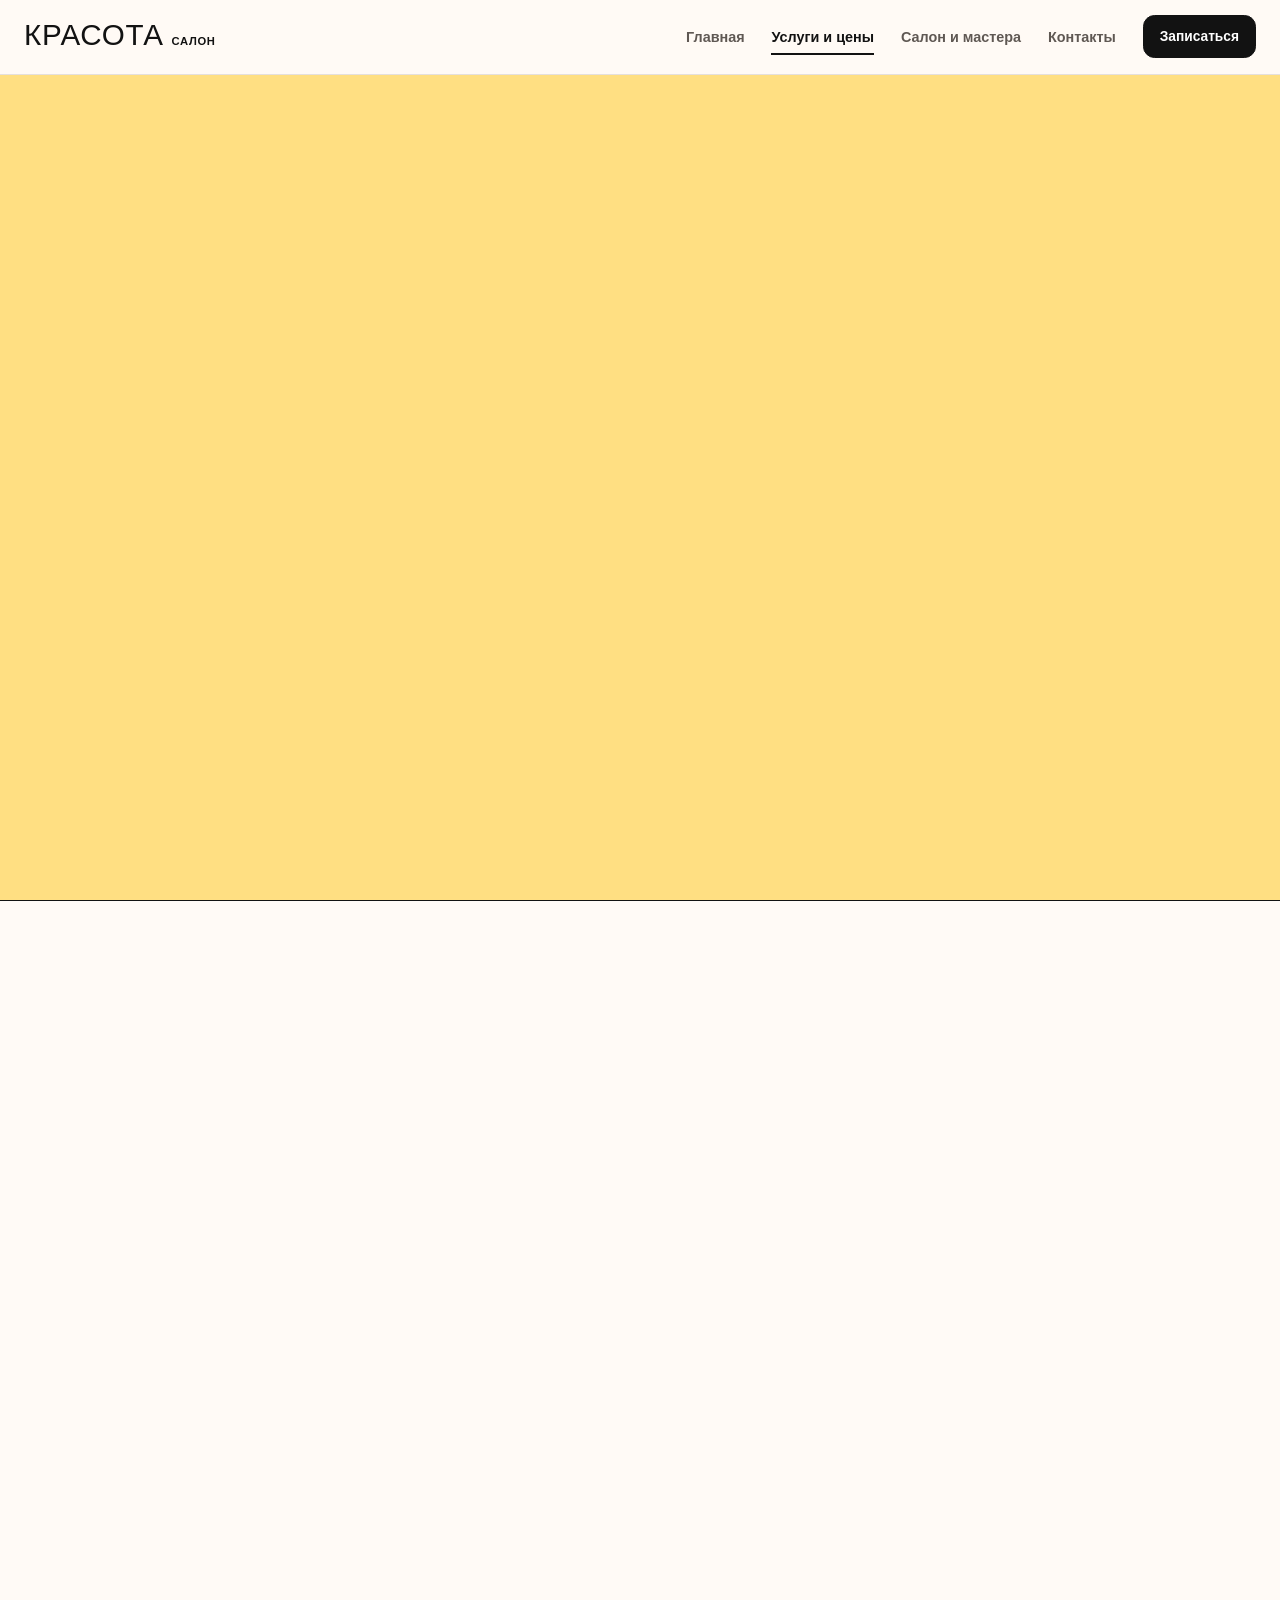
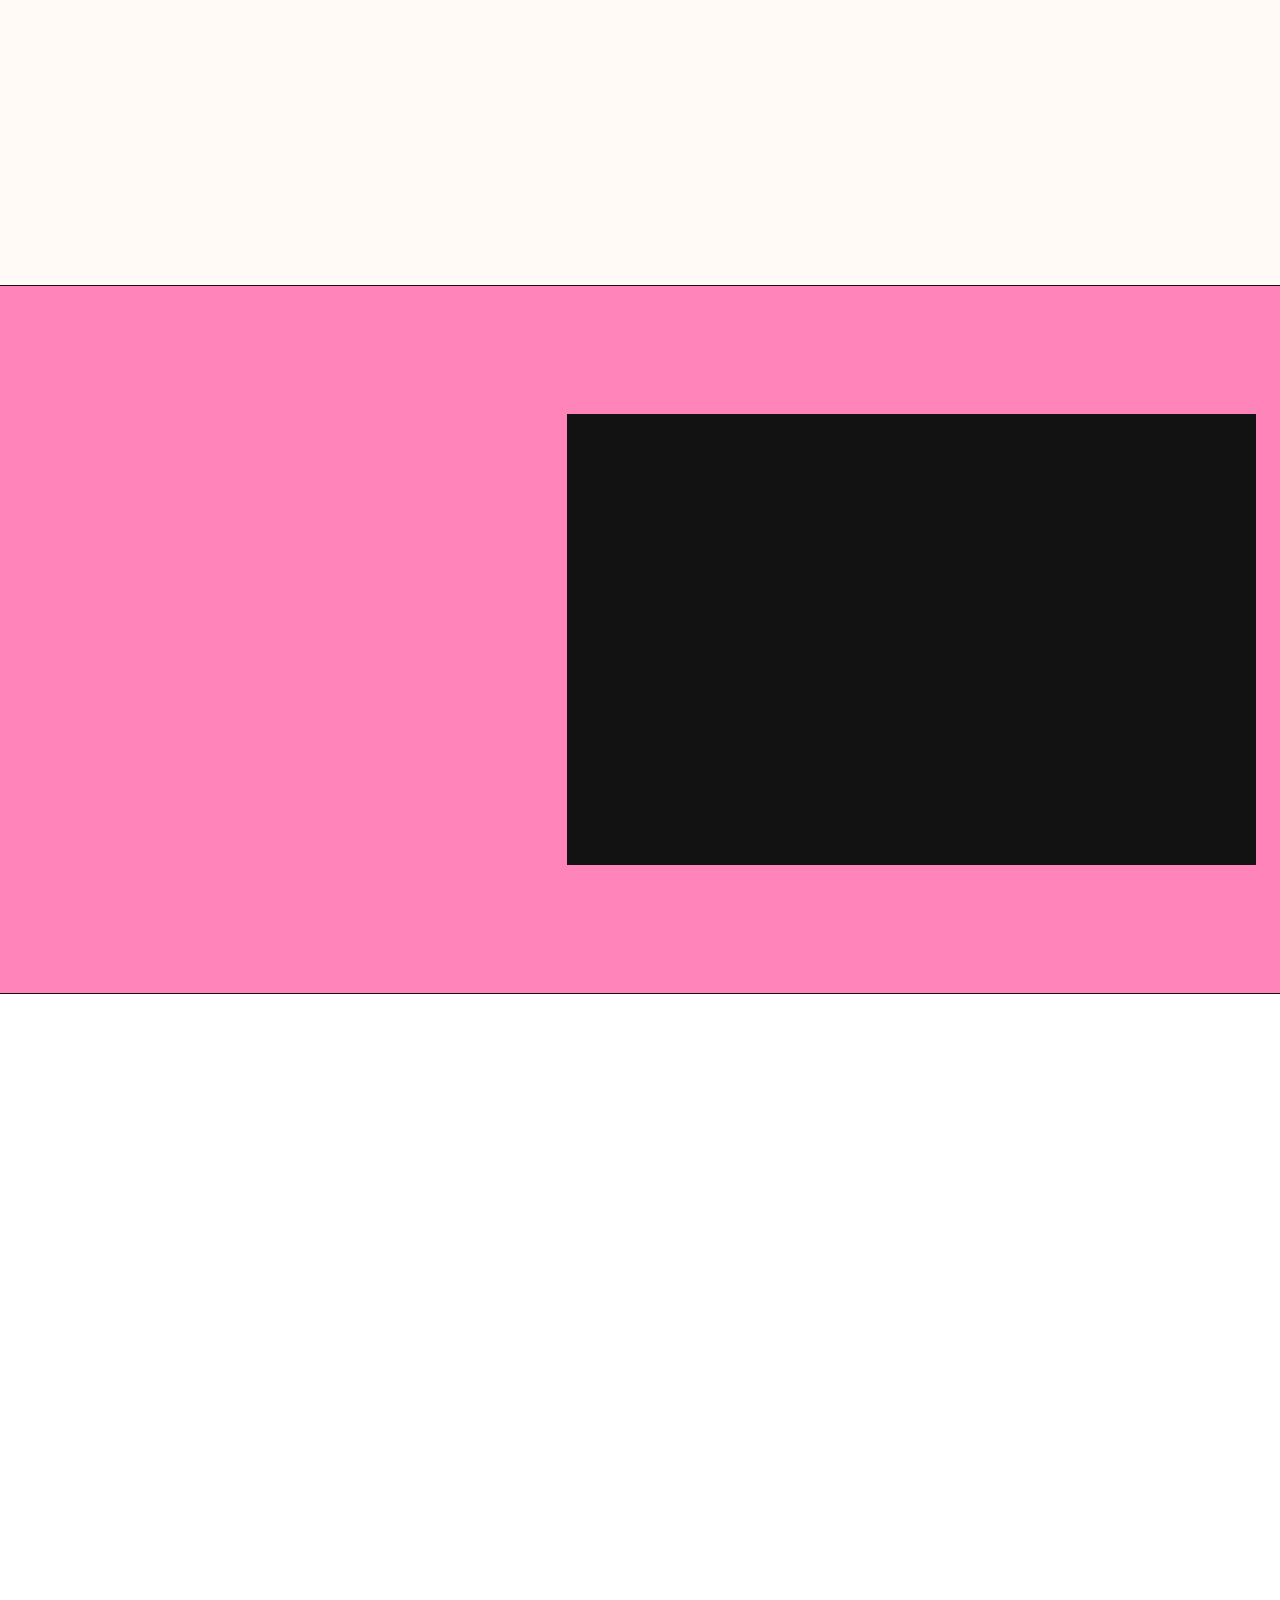
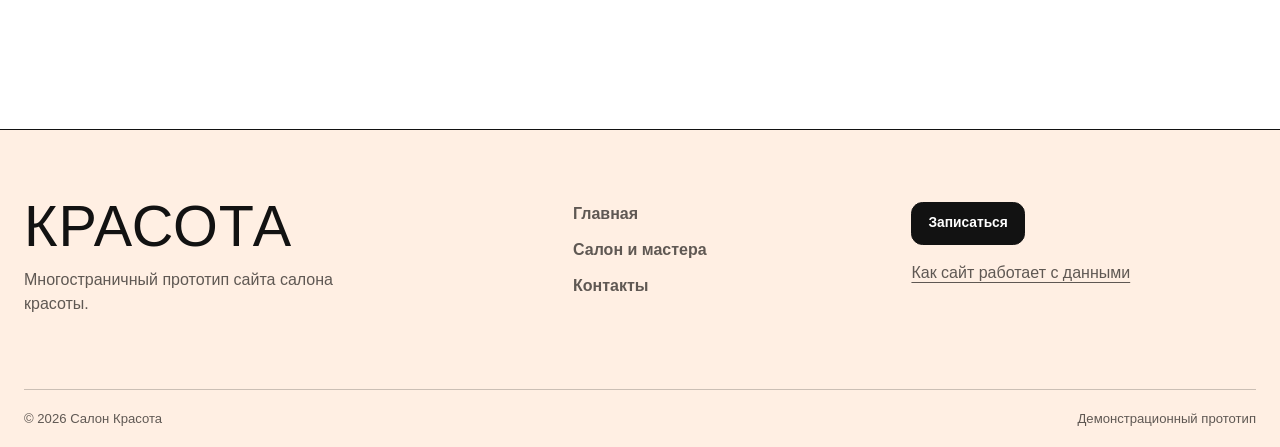
<file: services.html>
<!doctype html>
<html lang="ru">
<head>
  <meta charset="utf-8">
  <meta name="viewport" content="width=device-width, initial-scale=1">
  <meta name="color-scheme" content="light">
  <meta name="robots" content="noindex, nofollow">
  <meta name="referrer" content="no-referrer">
  <meta http-equiv="Content-Security-Policy" content="default-src 'self'; img-src 'self' data:; style-src 'self'; script-src 'self'; connect-src 'none'; frame-src 'none'; font-src 'self'; object-src 'none'; base-uri 'self'; form-action 'none'">
  <title>Услуги и цены | Салон Красота</title>
  <meta name="description" content="Стрижки, окрашивание, ногтевой сервис, брови и макияж. Структура прайса с длительностью и составом услуг.">
  <link rel="preload" as="font" href="assets/BebasNeue-Regular.ttf" type="font/ttf" crossorigin>
  <link rel="preload" as="image" href="assets/art-hair-blue.webp" type="image/webp">
  <link rel="icon" type="image/svg+xml" href="data:image/svg+xml,%3Csvg xmlns='http://www.w3.org/2000/svg' viewBox='0 0 64 64'%3E%3Crect width='64' height='64' rx='15' fill='%23ff84ba'/%3E%3Cpath d='M18 18h28v8H35v25h-7V26H18z' fill='%23121212'/%3E%3C/svg%3E">
  <link rel="stylesheet" href="assets/styles.css?v=20260922-7">
</head>
<body>
  <a class="skip-link" href="#main">Перейти к содержанию</a>
  <header class="site-header" data-entrance="header">
    <div class="shell header-inner">
      <a class="brand" href="./" aria-label="Салон Красота, главная страница"><span>КРАСОТА</span><small>салон</small></a>
      <button class="menu-toggle" type="button" aria-expanded="false" aria-controls="site-nav" data-menu-toggle>Меню</button>
      <nav class="site-nav" id="site-nav" aria-label="Основная навигация">
        <a href="./">Главная</a>
        <a href="services.html" aria-current="page">Услуги и цены</a>
        <a href="about.html">Салон и мастера</a>
        <a href="contacts.html">Контакты</a>
        <a class="button button-dark button-small" href="https://yclients.com/" target="_blank" rel="noopener noreferrer external" referrerpolicy="no-referrer">Записаться</a>
      </nav>
    </div>
  </header>

  <main id="main">
    <section class="inner-hero inner-hero-yellow" aria-labelledby="page-title">
      <div class="shell inner-hero-grid">
        <div class="inner-hero-copy">
          <p class="eyebrow hero-enter hero-enter-first">Услуги и цены</p>
          <h1 id="page-title" class="hero-enter hero-enter-second">ВЫБЕРИТЕ СВОЙ ФОРМАТ КРАСОТЫ</h1>
          <p class="hero-lead hero-enter hero-enter-third">Цена, длительность и состав процедуры будут рядом, чтобы выбрать было проще.</p>
          <a class="button button-dark hero-enter hero-enter-fourth" href="#price">Открыть направления</a>
        </div>
        <figure class="inner-hero-image hero-photo-enter">
          <img class="art-print" src="assets/art-hair-blue.webp" alt="Графический арт о работе мастера по волосам" width="1120" height="1400">
          <figcaption>Стрижки · окрашивание · уход</figcaption>
        </figure>
      </div>
    </section>

    <section class="section price-section" id="price" aria-labelledby="price-title">
      <div class="shell">
        <header class="stack-heading price-heading" data-reveal>
          <p class="eyebrow">Структура прайса</p>
          <h2 id="price-title">НЕ ТОЛЬКО ЦЕНА,<br>НО И ЧТО В НЕЁ ВХОДИТ</h2>
          <p>Сейчас это структура будущей страницы. Реальные названия, стоимость и время добавим из согласованного прайса салона.</p>
        </header>

        <div class="price-catalog">
          <article class="price-group" id="hair" data-reveal>
            <div class="price-group-title tile-pink"><span>Волосы</span><h3>СТРИЖКИ И УКЛАДКИ</h3><p>Форма, текстура и образ на каждый день или событие.</p></div>
            <div class="price-lines">
              <div><strong>Женская стрижка</strong><span>состав услуги · время · цена</span></div>
              <div><strong>Укладка</strong><span>длина волос · время · цена</span></div>
              <div><strong>Уход за волосами</strong><span>программа · время · цена</span></div>
            </div>
          </article>

          <article class="price-group price-group-reverse" id="color" data-reveal>
            <div class="price-group-title tile-yellow"><span>Цвет</span><h3>ОКРАШИВАНИЕ</h3><p>Перед сложной техникой предложим консультацию с мастером.</p></div>
            <div class="price-lines">
              <div><strong>Окрашивание в один тон</strong><span>длина · материалы · цена</span></div>
              <div><strong>Сложное окрашивание</strong><span>консультация · оценка времени</span></div>
              <div><strong>Тонирование</strong><span>длина · материалы · цена</span></div>
            </div>
          </article>

          <article class="price-group" id="nails" data-reveal>
            <div class="price-group-title tile-blue"><span>Детали</span><h3>НОГТЕВОЙ СЕРВИС</h3><p>Отдельно покажем снятие, покрытие, укрепление и дизайн.</p></div>
            <div class="price-lines">
              <div><strong>Маникюр</strong><span>что входит · время · цена</span></div>
              <div><strong>Маникюр с покрытием</strong><span>снятие · покрытие · цена</span></div>
              <div><strong>Педикюр</strong><span>вид обработки · время · цена</span></div>
            </div>
          </article>

          <article class="price-group price-group-reverse" id="brows" data-reveal>
            <div class="price-group-title tile-cream"><span>Акценты</span><h3>БРОВИ И МАКИЯЖ</h3><p>Форма, оттенок и образ с учётом ваших пожеланий.</p></div>
            <div class="price-lines">
              <div><strong>Коррекция бровей</strong><span>форма · время · цена</span></div>
              <div><strong>Окрашивание бровей</strong><span>материал · время · цена</span></div>
              <div><strong>Макияж</strong><span>дневной или вечерний · цена</span></div>
            </div>
          </article>
        </div>
      </div>
    </section>

    <section class="section price-explainer" aria-labelledby="cost-title">
      <div class="shell cost-grid">
        <div data-reveal>
          <p class="eyebrow">Итоговая стоимость</p>
          <h2 id="cost-title">ОТ ЧЕГО ЗАВИСИТ ЦЕНА</h2>
        </div>
        <div class="cost-list" data-reveal-group>
          <article data-reveal><strong>Длина и густота</strong><p>Особенно важны при окрашивании и уходе за волосами.</p></article>
          <article data-reveal><strong>Категория мастера</strong><p>Если категории влияют на прайс, покажем это в каждой строке.</p></article>
          <article data-reveal><strong>Материалы</strong><p>Заранее укажем, что включено и что рассчитывается отдельно.</p></article>
          <article data-reveal><strong>Дополнительные услуги</strong><p>Снятие, дизайн или укладка будут видны до записи.</p></article>
        </div>
      </div>
    </section>

    <section class="section consultation-section">
      <div class="shell consultation-panel consultation-panel-blue" data-reveal>
        <div>
          <p class="eyebrow">Не уверены в услуге</p>
          <h2>НАЧНИТЕ С КОНСУЛЬТАЦИИ</h2>
          <p>Опишите желаемый результат. Администратор уточнит детали и подберёт мастера.</p>
        </div>
        <a class="button button-dark" href="https://yclients.com/" target="_blank" rel="noopener noreferrer external" referrerpolicy="no-referrer">Обсудить запись</a>
      </div>
    </section>
  </main>

  <footer class="site-footer">
    <div class="shell footer-grid">
      <div><a class="footer-logo" href="./">КРАСОТА</a><p>Многостраничный прототип сайта салона красоты.</p></div>
      <nav aria-label="Навигация в подвале"><a href="./">Главная</a><a href="about.html">Салон и мастера</a><a href="contacts.html">Контакты</a></nav>
      <div class="footer-actions"><a class="button button-dark button-small" href="https://yclients.com/" target="_blank" rel="noopener noreferrer external" referrerpolicy="no-referrer">Записаться</a><button class="text-button" type="button" data-privacy-open>Как сайт работает с данными</button></div>
    </div>
    <div class="shell footer-bottom"><span>© <span data-year></span> Салон Красота</span><span>Демонстрационный прототип</span></div>
  </footer>
  <script src="assets/site.js?v=20260922-7" defer></script>
</body>
</html>
</file>
<file: assets/styles.css>
@font-face {
  font-family: "Bebas Neue";
  src: url("BebasNeue-Regular.ttf") format("truetype");
  font-style: normal;
  font-weight: 400;
  font-display: swap;
}

:root {
  color-scheme: light;
  --pink: #ff84ba;
  --pink-deep: #8a1d51;
  --yellow: #ffdf82;
  --blue: #99c2ff;
  --cream: #ffefe3;
  --paper: #fffaf6;
  --white: #ffffff;
  --ink: #121212;
  --muted: #5f5853;
  --line: rgba(18, 18, 18, 0.22);
  --line-soft: rgba(18, 18, 18, 0.11);
  --radius: 1.25rem;
  --radius-small: 0.72rem;
  --shell: min(1380px, calc(100% - 3rem));
  --font-display: "Bebas Neue", "Arial Narrow", Impact, sans-serif;
  --font-body: "Segoe UI", Arial, sans-serif;
  --ease: cubic-bezier(0.22, 1, 0.36, 1);
  --ease-in-out: cubic-bezier(0.77, 0, 0.175, 1);
  --shadow: 0 24px 70px rgba(18, 18, 18, 0.14);
}

* { box-sizing: border-box; }

html {
  background: var(--paper);
  scroll-behavior: smooth;
  scroll-padding-top: 5.5rem;
}

body {
  margin: 0;
  min-width: 320px;
  overflow-x: clip;
  color: var(--ink);
  background: var(--paper);
  font-family: var(--font-body);
  font-size: 1rem;
  line-height: 1.55;
  -webkit-font-smoothing: antialiased;
  text-rendering: optimizeLegibility;
}

body.is-locked { overflow: hidden; }
a { color: inherit; }
button, a { -webkit-tap-highlight-color: transparent; }
button { font: inherit; }
img { display: block; width: 100%; }
.art-print {
  filter: saturate(1.06) contrast(1.04);
  image-rendering: auto;
}
figure, blockquote, dl, dd { margin: 0; }
[hidden] { display: none !important; }

:focus-visible {
  outline: 3px solid var(--ink);
  outline-offset: 4px;
}

.skip-link {
  position: fixed;
  top: 0.7rem;
  left: 0.7rem;
  z-index: 100;
  padding: 0.75rem 1rem;
  border-radius: var(--radius-small);
  color: var(--white);
  background: var(--ink);
  text-decoration: none;
  transform: translateY(-180%);
  transition: transform 160ms var(--ease);
}

.skip-link:focus { transform: translateY(0); }
.shell { width: var(--shell); margin-inline: auto; }

.site-header {
  position: sticky;
  top: 0;
  z-index: 50;
  border-bottom: 1px solid var(--line-soft);
  background: rgba(255, 250, 246, 0.9);
  backdrop-filter: blur(18px) saturate(150%);
  -webkit-backdrop-filter: blur(18px) saturate(150%);
}

.header-inner {
  min-height: 4.6rem;
  display: flex;
  align-items: center;
  justify-content: space-between;
  gap: 2rem;
}

.brand {
  display: inline-flex;
  align-items: baseline;
  gap: 0.48rem;
  text-decoration: none;
  white-space: nowrap;
}

.brand span {
  font-family: var(--font-display);
  font-size: 1.85rem;
  line-height: 1;
  letter-spacing: 0.025em;
}

.brand small {
  font-size: 0.7rem;
  font-weight: 800;
  letter-spacing: 0.06em;
  text-transform: uppercase;
}

.site-nav {
  display: flex;
  align-items: center;
  gap: clamp(1rem, 2.1vw, 2rem);
}

.site-nav > a:not(.button) {
  position: relative;
  color: var(--muted);
  text-decoration: none;
  font-size: 0.9rem;
  font-weight: 720;
  white-space: nowrap;
}

.site-nav > a:not(.button)::after {
  content: "";
  position: absolute;
  right: 0;
  bottom: -0.45rem;
  left: 0;
  height: 2px;
  background: var(--ink);
  transform: scaleX(0);
  transform-origin: right;
  transition: transform 220ms var(--ease);
}

.site-nav > a:not(.button):hover,
.site-nav > a[aria-current="page"] { color: var(--ink); }

.site-nav > a:not(.button):hover::after,
.site-nav > a[aria-current="page"]::after {
  transform: scaleX(1);
  transform-origin: left;
}

.menu-toggle {
  display: none;
  min-height: 2.7rem;
  padding: 0.62rem 0.95rem;
  border: 1px solid var(--ink);
  border-radius: var(--radius-small);
  color: var(--ink);
  background: var(--cream);
  cursor: pointer;
  font-weight: 800;
}

.button {
  min-height: 3.3rem;
  display: inline-flex;
  align-items: center;
  justify-content: center;
  padding: 0.9rem 1.35rem;
  border: 1px solid transparent;
  border-radius: var(--radius-small);
  text-decoration: none;
  font-size: 0.94rem;
  font-weight: 820;
  line-height: 1;
  white-space: nowrap;
  transition: transform 180ms var(--ease), background-color 180ms ease, color 180ms ease, box-shadow 180ms ease;
}

.button-small { min-height: 2.7rem; padding: 0.72rem 1rem; font-size: 0.86rem; }
.button-dark { color: var(--white); background: var(--ink); border-color: var(--ink); }
.button-light { color: var(--ink); background: var(--white); border-color: var(--white); }
.button-outline { color: var(--ink); background: transparent; border-color: var(--ink); }
.button-disabled { color: var(--muted); background: rgba(255,255,255,0.55); border-color: var(--line); cursor: default; }

@media (hover: hover) and (pointer: fine) {
  .button:not(.button-disabled):hover { transform: translateY(-3px); box-shadow: 0 10px 22px rgba(18,18,18,0.18); }
  .button-dark:hover { color: var(--ink); background: var(--white); }
  .button-light:hover { color: var(--white); background: var(--ink); border-color: var(--ink); }
  .button-outline:hover { color: var(--white); background: var(--ink); }
}

h1, h2, h3, p { margin-top: 0; }
h1, h2, h3 { text-wrap: balance; }
h1, h2, h3, .footer-logo { font-family: var(--font-display); font-weight: 400; letter-spacing: 0.015em; line-height: 0.92; }
h2 { max-width: 14ch; margin-bottom: 1.35rem; font-size: clamp(3.5rem, 7vw, 7rem); }
h3 { margin-bottom: 0.8rem; font-size: clamp(2.2rem, 4vw, 4.1rem); }

.eyebrow {
  margin-bottom: 0.85rem;
  color: var(--pink-deep);
  font-size: 0.82rem;
  font-weight: 850;
  letter-spacing: 0.04em;
  text-transform: uppercase;
}

.section { padding: clamp(5.5rem, 10vw, 9.5rem) 0; }
.stack-heading { max-width: 58rem; margin-bottom: clamp(3rem, 6vw, 5.5rem); }
.stack-heading > p:last-child { max-width: 42rem; margin-bottom: 0; color: var(--muted); font-size: clamp(1rem, 1.45vw, 1.2rem); }

/* Главная: журнальная композиция */
.magazine-hero { padding: 0.8rem 0 2rem; }

.magazine-frame {
  position: relative;
  min-height: min(48rem, calc(100dvh - 6.15rem));
  overflow: hidden;
  border: 1px solid var(--ink);
  border-radius: calc(var(--radius) + 0.35rem);
  background: var(--pink);
  isolation: isolate;
}

.hero-kicker {
  position: absolute;
  top: 1rem;
  left: 1.2rem;
  z-index: 5;
  margin: 0;
  font-size: 0.73rem;
  font-weight: 800;
}

.hero-word {
  position: absolute;
  top: clamp(2.7rem, 8vh, 5rem);
  right: 1.2rem;
  left: 1.2rem;
  z-index: 0;
  overflow: hidden;
  margin: -0.09em 0 0;
  padding: 0.09em 0 0.04em;
  color: var(--white);
  font-family: var(--font-display);
  font-size: clamp(9rem, 20vw, 18rem);
  font-weight: 400;
  letter-spacing: 0.005em;
  line-height: 0.72;
  white-space: nowrap;
}

.hero-word-track {
  width: max-content;
  display: flex;
  animation: hero-word-run 24s linear infinite;
  will-change: transform;
}

.hero-word-group {
  flex-shrink: 0;
  padding-right: clamp(3rem, 6vw, 8rem);
}

.hero-number {
  position: absolute;
  top: 38%;
  right: 22.5%;
  z-index: 5;
  color: var(--white);
  font-family: var(--font-display);
  font-size: 2.1rem;
}

.hero-side-note {
  position: absolute;
  top: 1rem;
  right: 1.2rem;
  z-index: 5;
  margin: 0;
  color: var(--ink);
  font-size: 0.72rem;
  font-weight: 800;
  line-height: 1.25;
  text-align: right;
  text-transform: uppercase;
}

.hero-person {
  position: absolute;
  top: 42%;
  right: 21%;
  bottom: 0;
  left: 22%;
  z-index: 2;
  overflow: hidden;
  border-inline: 1px solid rgba(18,18,18,0.3);
  background: var(--cream);
  clip-path: polygon(4% 1%, 100% 0, 96% 100%, 0 100%);
}

.hero-person img {
  height: 100%;
  object-fit: cover;
  object-position: 66% center;
  transform: scale(1.03);
}

.hero-story {
  position: absolute;
  bottom: 0;
  left: 0;
  z-index: 6;
  width: 29%;
  min-height: 31%;
  padding: clamp(1.3rem, 2.5vw, 2.5rem);
  color: var(--white);
  background: var(--ink);
}

.hero-story strong {
  display: block;
  margin-bottom: 0.7rem;
  font-family: var(--font-display);
  font-size: clamp(2rem, 3.6vw, 4.2rem);
  font-weight: 400;
  line-height: 0.92;
}

.hero-story p { max-width: 22rem; margin-bottom: 1.2rem; color: rgba(255,255,255,0.74); font-size: 0.9rem; }
.arrow-link, .text-link { font-weight: 850; text-underline-offset: 0.28rem; }
.arrow-link { color: var(--white); }
.arrow-link span { margin-left: 0.4rem; }

.hero-detail {
  position: absolute;
  top: 36%;
  left: 0;
  z-index: 4;
  width: 23%;
  height: 24%;
  overflow: hidden;
  border-block: 1px solid var(--ink);
  border-right: 1px solid var(--ink);
  background: var(--cream);
}

.hero-detail img { height: calc(100% - 2.2rem); object-fit: cover; object-position: center 27%; }
.hero-detail figcaption { min-height: 2.2rem; padding: 0.5rem 0.75rem; font-size: 0.68rem; font-weight: 750; }

.hero-booking {
  position: absolute;
  right: 0;
  bottom: 0;
  z-index: 6;
  width: 24%;
  min-height: 30%;
  padding: clamp(1.2rem, 2.2vw, 2.2rem);
  border-top: 1px solid var(--ink);
  border-left: 1px solid var(--ink);
  background: var(--cream);
}

.hero-booking > span { display: block; margin-bottom: 1rem; color: var(--muted); font-size: 0.72rem; }
.hero-booking strong { display: block; max-width: 12ch; padding-right: 2rem; font-family: var(--font-display); font-size: clamp(1.9rem, 3vw, 3.4rem); font-weight: 400; line-height: 0.95; }
.wave-word, .wave-letter { display: inline-block; }
.wave-word { white-space: nowrap; }
.wave-letter {
  transform-origin: 50% 80%;
  animation: consultation-wave 1800ms var(--ease-in-out) infinite both;
  animation-delay: var(--wave-delay);
}
.square-link { position: absolute; right: 0; bottom: 0; width: 3rem; height: 3rem; display: grid; place-items: center; color: var(--white); background: var(--ink); text-decoration: none; font-size: 1.2rem; }

@keyframes hero-word-run {
  to { transform: translateX(-50%); }
}

@keyframes consultation-wave {
  0%, 100% { transform: translateY(0) rotate(0); }
  25% { transform: translateY(-0.12em) rotate(-2deg); }
  50% { transform: translateY(0.04em) rotate(1deg); }
  75% { transform: translateY(-0.04em) rotate(-0.5deg); }
}

.directions { background: var(--white); }
.direction-grid { display: grid; grid-template-columns: repeat(12, minmax(0,1fr)); gap: 1rem; }
.direction-tile { min-height: 20rem; grid-column: span 5; display: flex; flex-direction: column; padding: clamp(1.5rem, 3vw, 3rem); border: 1px solid var(--ink); border-radius: var(--radius); text-decoration: none; transition: transform 260ms var(--ease), box-shadow 260ms var(--ease); }
.direction-wide { grid-column: span 7; }
.direction-tile > span { margin-bottom: auto; font-size: 0.78rem; font-weight: 850; text-transform: uppercase; }
.direction-tile strong { max-width: 10ch; margin-top: 3rem; font-family: var(--font-display); font-size: clamp(3rem, 5.5vw, 6rem); font-weight: 400; line-height: 0.9; }
.direction-tile small { max-width: 28rem; margin-top: 0.75rem; font-size: 0.92rem; }
.tile-pink { background: var(--pink); }
.tile-yellow { background: var(--yellow); }
.tile-blue { background: var(--blue); }
.tile-cream { background: var(--cream); }
@media (hover:hover) and (pointer:fine) { .direction-tile:hover { transform: translateY(-7px); box-shadow: var(--shadow); } }

.work-preview { background: var(--cream); }
.work-layout { display: grid; grid-template-columns: repeat(12, minmax(0,1fr)); gap: 1rem; align-items: end; }
.work-copy { grid-column: span 5; align-self: center; padding-right: clamp(1rem,4vw,5rem); }
.work-copy h2 { max-width: 9ch; }
.work-copy p:not(.eyebrow) { max-width: 34rem; color: var(--muted); }
.work-image { overflow: hidden; border: 1px solid var(--ink); border-radius: var(--radius); background: var(--white); }
.work-image-wide { grid-column: span 4; height: 36rem; }
.work-image-tall { grid-column: span 3; height: 44rem; }
.work-image img { height: calc(100% - 2.9rem); object-fit: cover; }
.work-image-wide img { object-position: 47% center; }
.work-image figcaption, .gallery-layout figcaption, .route-image figcaption, .inner-hero-image figcaption { min-height: 2.9rem; display: flex; align-items: center; padding: 0.72rem 0.9rem; font-size: 0.75rem; font-weight: 760; background: var(--white); }

.visit-section { background: var(--yellow); border-block: 1px solid var(--ink); }
.visit-grid { display: grid; grid-template-columns: minmax(0,0.8fr) minmax(0,1.2fr); gap: clamp(3rem,8vw,9rem); }
.visit-title h2 { max-width: 8ch; margin-bottom: 0; }
.visit-list { display: grid; align-content: center; }
.visit-list article { display: grid; grid-template-columns: minmax(10rem,0.55fr) minmax(0,1fr); gap: 2rem; padding: 1.6rem 0; border-bottom: 1px solid var(--ink); }
.visit-list article:first-child { border-top: 1px solid var(--ink); }
.visit-list strong { font-family: var(--font-display); font-size: 2rem; font-weight: 400; line-height: 1; }
.visit-list p { margin: 0; }

.consultation-section { background: var(--white); }
.consultation-panel { display: flex; align-items: flex-end; justify-content: space-between; gap: 3rem; padding: clamp(2rem,6vw,6rem); border: 1px solid var(--ink); border-radius: var(--radius); background: var(--pink); }
.consultation-panel h2 { max-width: 11ch; margin-bottom: 1.1rem; }
.consultation-panel p:not(.eyebrow) { max-width: 40rem; margin-bottom: 0; }
.consultation-panel-blue { background: var(--blue); }

/* Внутренние страницы */
.inner-hero { min-height: calc(100dvh - 4.6rem); display: flex; align-items: center; padding: clamp(2rem,5vw,5rem) 0; border-bottom: 1px solid var(--ink); }
.inner-hero-yellow { background: var(--yellow); }
.inner-hero-blue { background: var(--blue); }
.inner-hero-cream { background: var(--cream); }
.inner-hero-grid { display: grid; grid-template-columns: minmax(0,0.95fr) minmax(22rem,0.72fr); align-items: center; gap: clamp(2rem,8vw,9rem); }
.inner-hero-grid-wide { grid-template-columns: minmax(0,0.8fr) minmax(0,1.2fr); }
.inner-hero-copy h1 { max-width: 8ch; margin: 0 0 1.35rem; font-family: var(--font-display); font-size: clamp(5rem, 10vw, 10rem); font-weight: 400; letter-spacing: 0.01em; line-height: 0.86; }
.about-hero .inner-hero-copy h1 { width: 100%; max-width: none; font-size: clamp(4.15rem, 7.3vw, 7.3rem); }
.hero-lead { max-width: 34rem; margin-bottom: 0; font-size: clamp(1.05rem,1.5vw,1.25rem); }
.inner-hero-copy > .button { margin-top: 2rem; }
.hero-actions { display: flex; flex-wrap: wrap; gap: 0.75rem; margin-top: 2rem; }
.inner-hero-image { overflow: hidden; border: 1px solid var(--ink); border-radius: var(--radius); background: var(--white); box-shadow: var(--shadow); transform: rotate(1.2deg); }
.inner-hero-image img { height: min(67dvh, 43rem); min-height: 31rem; object-fit: cover; }
.inner-hero-team img { object-position: 65% center; }

@media (min-width: 901px) {
  .about-hero .inner-hero-grid-wide {
    grid-template-columns: minmax(0, 1.08fr) minmax(20rem, 0.92fr);
    gap: clamp(2rem, 5vw, 5rem);
  }
}

.price-section { background: var(--paper); }
.price-heading { margin-bottom: 4rem; }
.price-catalog { display: grid; gap: 1rem; }
.price-group { display: grid; grid-template-columns: minmax(20rem,0.8fr) minmax(0,1.2fr); border: 1px solid var(--ink); border-radius: var(--radius); overflow: hidden; background: var(--white); }
.price-group-reverse .price-group-title { order: 2; border-left: 1px solid var(--ink); border-right: 0; }
.price-group-title { min-height: 25rem; display: flex; flex-direction: column; justify-content: flex-end; padding: clamp(1.7rem,4vw,4rem); border-right: 1px solid var(--ink); }
.price-group-title > span { margin-bottom: auto; font-size: 0.78rem; font-weight: 850; text-transform: uppercase; }
.price-group-title h3 { max-width: 9ch; margin-bottom: 1rem; }
.price-group-title p { max-width: 28rem; margin-bottom: 0; }
.price-lines { display: grid; align-content: center; padding: clamp(1rem,3vw,3rem); }
.price-lines > div { display: grid; grid-template-columns: minmax(0,1fr) auto; gap: 1.5rem; align-items: center; padding: 1.4rem 0; border-bottom: 1px solid var(--line); }
.price-lines > div:last-child { border-bottom: 0; }
.price-lines strong { font-size: 1.05rem; }
.price-lines span { color: var(--muted); font-size: 0.82rem; text-align: right; }

.price-explainer { background: var(--pink); border-block: 1px solid var(--ink); }
.cost-grid { display: grid; grid-template-columns: minmax(0,0.78fr) minmax(0,1.22fr); gap: clamp(3rem,8vw,9rem); }
.cost-grid h2 { max-width: 8ch; margin-bottom: 0; }
.cost-list { display: grid; grid-template-columns: 1fr 1fr; gap: 1px; border: 1px solid var(--ink); background: var(--ink); }
.cost-list article { min-height: 14rem; padding: 1.5rem; background: var(--pink); }
.cost-list strong { display: block; margin-bottom: 1rem; font-family: var(--font-display); font-size: 2.2rem; font-weight: 400; line-height: 1; }
.cost-list p { margin: 0; font-size: 0.9rem; }

.team-section { background: var(--paper); }
.team-layout { display: grid; grid-template-columns: repeat(12,minmax(0,1fr)); gap: 1rem; }
.team-card { grid-column: span 5; min-height: 22rem; display: flex; flex-direction: column; justify-content: flex-end; overflow: hidden; border: 1px solid var(--ink); border-radius: var(--radius); }
.team-card > div { padding: clamp(1.5rem,3vw,3rem); }
.team-card > div span { display: block; margin-bottom: 3.5rem; font-size: 0.78rem; font-weight: 850; text-transform: uppercase; }
.team-card h3 { max-width: 10ch; }
.team-card p { max-width: 27rem; margin-bottom: 0; }
.team-card-image { grid-column: span 7; grid-row: span 2; min-height: 45rem; background: var(--white); }
.team-card-image img { height: 30rem; object-fit: cover; object-position: center 24%; }
.team-card-image > div { min-height: 15rem; }
.team-card-image > div span { margin-bottom: 1.2rem; }

.works-section { background: var(--white); }
.gallery-layout { display: grid; grid-template-columns: repeat(12,minmax(0,1fr)); grid-template-rows: 19rem 19rem; gap: 1rem; }
.gallery-layout figure { overflow: hidden; border: 1px solid var(--ink); border-radius: var(--radius); background: var(--paper); }
.gallery-layout img { height: calc(100% - 2.9rem); object-fit: cover; }
.gallery-main { grid-column: span 7; grid-row: 1 / 3; }
.gallery-main img { object-position: center 23%; }
.gallery-small { grid-column: span 5; }
.gallery-small-top img { object-position: 64% center; }
.gallery-small-bottom img { object-position: center 62%; }

.salon-section { background: var(--cream); }
.salon-grid { display: grid; grid-template-columns: minmax(0,1fr) minmax(0,0.85fr); gap: clamp(3rem,8vw,9rem); align-items: center; }
.salon-photo { overflow: hidden; height: min(70dvh,47rem); border: 1px solid var(--ink); border-radius: var(--radius); }
.salon-photo img { height: 100%; object-fit: cover; }
.salon-copy h2 { max-width: 9ch; }
.salon-copy > p:not(.eyebrow) { max-width: 34rem; color: var(--muted); }
.salon-facts { margin-top: 2.3rem; }
.salon-facts > div { display: grid; grid-template-columns: 8rem minmax(0,1fr); gap: 1rem; padding: 1rem 0; border-bottom: 1px solid var(--line); }
.salon-facts > div:first-child { border-top: 1px solid var(--line); }
.salon-facts dt { font-weight: 850; }
.salon-facts dd { color: var(--muted); }

.reviews-proof { background: var(--yellow); border-block: 1px solid var(--ink); }
.reviews-proof-grid { display: grid; grid-template-columns: minmax(0,1.1fr) minmax(20rem,0.6fr); gap: clamp(3rem,8vw,9rem); align-items: end; }
.reviews-proof h2 { max-width: 11ch; margin-bottom: 0; }
.review-source { padding: 2rem; border: 1px solid var(--ink); border-radius: var(--radius); background: var(--white); }
.review-source p { color: var(--muted); }

.contact-details-section { background: var(--white); }
.contact-editorial { display: grid; grid-template-columns: repeat(12,minmax(0,1fr)); gap: 1rem; }
.contact-block { grid-column: span 5; min-height: 19rem; display: flex; flex-direction: column; justify-content: flex-end; padding: clamp(1.5rem,3vw,3rem); border: 1px solid var(--ink); border-radius: var(--radius); }
.contact-block-wide { grid-column: span 7; }
.contact-block > span { margin-bottom: auto; font-size: 0.78rem; font-weight: 850; text-transform: uppercase; }
.contact-block strong { max-width: 14ch; margin-top: 3rem; font-family: var(--font-display); font-size: clamp(2.4rem,4.5vw,4.8rem); font-weight: 400; line-height: 0.94; }
.contact-block p { max-width: 30rem; margin: 0.8rem 0 0; }

.route-section { background: var(--blue); border-block: 1px solid var(--ink); }
.route-grid { display: grid; grid-template-columns: minmax(0,0.8fr) minmax(22rem,0.72fr); gap: clamp(3rem,8vw,9rem); align-items: center; }
.route-copy h2 { max-width: 8ch; }
.route-copy > p:not(.eyebrow) { max-width: 38rem; }
.route-copy .button { margin-top: 1rem; }
.route-image { overflow: hidden; border: 1px solid var(--ink); border-radius: var(--radius); background: var(--white); transform: rotate(-1.5deg); }
.route-image img { height: 34rem; object-fit: cover; }

.faq-section { background: var(--paper); }
.faq-grid { display: grid; grid-template-columns: minmax(0,0.75fr) minmax(0,1.25fr); gap: clamp(3rem,8vw,9rem); }
.faq-grid h2 { max-width: 8ch; }
.faq-grid > div:first-child > p:last-child { max-width: 26rem; color: var(--muted); }
.faq-list { border-top: 1px solid var(--ink); }
.faq-list details { border-bottom: 1px solid var(--ink); }
.faq-list summary { position: relative; padding: 1.6rem 3rem 1.6rem 0; cursor: pointer; list-style: none; font-family: var(--font-display); font-size: clamp(1.8rem,3vw,2.7rem); line-height: 1; }
.faq-list summary::-webkit-details-marker { display: none; }
.faq-list summary::after { content: "+"; position: absolute; right: 0; top: 1.42rem; font-family: var(--font-body); font-size: 1.4rem; font-weight: 400; }
.faq-list details[open] summary::after { content: "−"; }
.faq-list details p { max-width: 42rem; padding: 0 3rem 1.6rem 0; margin: 0; color: var(--muted); }

.final-booking { padding-top: 0; background: var(--paper); }
.final-booking-panel { display: flex; align-items: flex-end; justify-content: space-between; gap: 3rem; padding: clamp(2rem,6vw,6rem); border-radius: var(--radius); color: var(--white); background: var(--ink); }
.final-booking-panel .eyebrow { color: var(--pink); }
.final-booking-panel h2 { max-width: 10ch; margin-bottom: 0; }

/* Подвал и модальное окно */
.site-footer { border-top: 1px solid var(--ink); background: var(--cream); }
.footer-grid { display: grid; grid-template-columns: 1.2fr 0.65fr 0.9fr; gap: clamp(2rem,7vw,7rem); padding-block: 4.5rem; }
.footer-logo { display: inline-block; font-size: 3.6rem; text-decoration: none; }
.footer-grid > div:first-child p { max-width: 22rem; margin: 0.8rem 0 0; color: var(--muted); }
.footer-grid nav { display: grid; align-content: start; gap: 0.7rem; }
.footer-grid nav a { width: fit-content; color: var(--muted); text-decoration: none; font-weight: 720; }
.footer-actions { display: flex; flex-direction: column; align-items: flex-start; gap: 1rem; }
.text-button { padding: 0; border: 0; color: var(--muted); background: transparent; cursor: pointer; text-decoration: underline; text-underline-offset: 0.25rem; }
.footer-bottom { display: flex; justify-content: space-between; gap: 1rem; padding-block: 1.15rem; border-top: 1px solid var(--line); color: var(--muted); font-size: 0.82rem; }

.modal-backdrop { position: fixed; inset: 0; z-index: 100; display: grid; place-items: center; padding: 1.5rem; background: rgba(18,18,18,0.62); backdrop-filter: blur(10px); -webkit-backdrop-filter: blur(10px); opacity: 0; transition: opacity 200ms var(--ease); }
.privacy-dialog { width: min(43rem,100%); max-height: calc(100dvh - 3rem); overflow: auto; padding: clamp(1.5rem,4vw,3rem); border: 1px solid var(--ink); border-radius: var(--radius); background: var(--cream); box-shadow: 0 28px 90px rgba(0,0,0,0.28); opacity: 0; transform: translateY(0.8rem) scale(0.97); transition: opacity 220ms var(--ease), transform 220ms var(--ease); }
.modal-backdrop.is-open { opacity: 1; }
.modal-backdrop.is-open .privacy-dialog { opacity: 1; transform: none; }
.privacy-dialog h2 { max-width: 12ch; font-size: clamp(3rem,6vw,5rem); }
.privacy-dialog p, .privacy-dialog li { color: var(--muted); }
.privacy-dialog ul { margin: 1.5rem 0 2rem; padding-left: 1.2rem; }
.privacy-dialog li + li { margin-top: 0.55rem; }
.privacy-dialog-close { float: right; margin-left: 1rem; padding: 0.55rem 0.8rem; border: 1px solid var(--ink); border-radius: var(--radius-small); color: var(--ink); background: var(--white); cursor: pointer; font-weight: 800; }

/* Движение */
html.motion-ready [data-reveal] { opacity: 0; transform: translateY(1.35rem); transition: opacity 700ms var(--ease), transform 700ms var(--ease); transition-delay: var(--reveal-delay,0ms); }
html.motion-ready [data-reveal="image"] { transform: translateY(1.35rem) scale(0.985); }
html.motion-ready [data-reveal].is-visible { opacity: 1; transform: none; }
html.motion-ready .hero-enter, html.motion-ready .hero-photo-enter { opacity: 0; transform: translateY(1.35rem); }
html.motion-ready body.is-ready .hero-enter { animation: hero-in 760ms var(--ease) both; }
html.motion-ready body.is-ready .hero-enter-first { animation-delay: 70ms; }
html.motion-ready body.is-ready .hero-enter-second { animation-delay: 140ms; }
html.motion-ready body.is-ready .hero-enter-third { animation-delay: 210ms; }
html.motion-ready body.is-ready .hero-enter-fourth { animation-delay: 280ms; }
html.motion-ready body.is-ready .hero-photo-enter { animation: hero-in 900ms var(--ease) 150ms both; }
@keyframes hero-in { from { opacity: 0; transform: translateY(1.35rem); } to { opacity: 1; transform: none; } }

@media (max-width: 1080px) {
  .site-nav { gap: 1rem; }
  .site-nav > a:not(.button) { font-size: 0.82rem; }
  .hero-word { font-size: clamp(8rem,19vw,14rem); }
  .hero-person { left: 20%; right: 19%; }
  .hero-story { width: 31%; }
  .hero-booking { width: 27%; }
  .work-copy { grid-column: span 12; margin-bottom: 2rem; }
  .work-image-wide { grid-column: span 7; }
  .work-image-tall { grid-column: span 5; }
}

@media (max-width: 900px) {
  .menu-toggle { display: inline-flex; align-items: center; justify-content: center; }
  .site-nav { position: fixed; top: 4.6rem; right: 1rem; left: 1rem; max-height: calc(100dvh - 5.6rem); overflow: auto; flex-direction: column; align-items: stretch; gap: 0; padding: 1rem; border: 1px solid var(--ink); border-radius: var(--radius); background: var(--cream); box-shadow: var(--shadow); opacity: 0; pointer-events: none; transform: translateY(-0.6rem); transition: opacity 180ms ease, transform 180ms var(--ease); }
  .site-nav.is-open { opacity: 1; pointer-events: auto; transform: none; }
  .site-nav > a:not(.button) { padding: 1rem 0.4rem; border-bottom: 1px solid var(--line); font-size: 1rem; }
  .site-nav > a:not(.button)::after { display: none; }
  .site-nav .button { margin-top: 0.8rem; }
  .magazine-frame { min-height: 46rem; }
  .hero-word { font-size: clamp(7.7rem,18vw,11.2rem); }
  .hero-person { top: 31%; left: 17%; right: 15%; }
  .hero-detail { width: 27%; height: 22%; }
  .hero-story { width: 34%; }
  .hero-booking { width: 31%; }
  .hero-number { right: 18%; }
  .direction-tile, .direction-wide { grid-column: span 6; }
  .visit-grid, .cost-grid, .salon-grid, .reviews-proof-grid, .faq-grid { grid-template-columns: 1fr; }
  .visit-list { margin-top: 1rem; }
  .consultation-panel, .final-booking-panel { align-items: flex-start; flex-direction: column; }
  .inner-hero { min-height: auto; }
  .inner-hero-grid, .inner-hero-grid-wide, .route-grid { grid-template-columns: 1fr; }
  .inner-hero-copy h1 { max-width: 9ch; }
  .inner-hero-image { max-width: 39rem; transform: none; }
  .price-group { grid-template-columns: 1fr; }
  .price-group-reverse .price-group-title { order: 0; border-left: 0; }
  .price-group-title { min-height: 21rem; border-right: 0; border-bottom: 1px solid var(--ink); }
  .team-card, .team-card-image { grid-column: span 6; grid-row: auto; min-height: 25rem; }
  .team-card-image img { height: 22rem; }
  .team-card-image > div { min-height: 13rem; }
  .gallery-layout { grid-template-rows: 23rem 23rem; }
  .gallery-main { grid-column: span 12; grid-row: auto; }
  .gallery-small { grid-column: span 6; }
  .salon-photo { height: 36rem; }
  .review-source { max-width: 38rem; }
  .route-image { max-width: 37rem; transform: none; }
  .footer-grid { grid-template-columns: 1fr 1fr; }
  .footer-actions { grid-column: 1 / -1; }
}

@media (max-width: 650px) {
  :root { --shell: min(100% - 1.25rem, 40rem); }
  .header-inner { min-height: 4.25rem; }
  .site-nav { top: 4.25rem; }
  .brand span { font-size: 1.6rem; }
  h2 { font-size: clamp(3.2rem,16vw,5rem); }
  .section { padding-block: 5rem; }
  .magazine-hero { padding-top: 0.45rem; }
  .magazine-frame { min-height: 47rem; }
  .hero-kicker { top: 0.8rem; left: 0.8rem; right: 0.8rem; font-size: 0.62rem; }
  .hero-word { top: 4.2rem; right: 0.3rem; left: 0.3rem; font-size: clamp(6.2rem,29vw,9rem); line-height: 0.78; }
  .hero-person { top: 25%; right: 0; bottom: 28%; left: 13%; clip-path: polygon(4% 0,100% 2%,96% 100%,0 97%); }
  .hero-person img { object-position: 68% center; }
  .hero-detail { top: 34%; width: 29%; height: 18%; }
  .hero-detail figcaption { font-size: 0.58rem; }
  .hero-side-note, .hero-number { display: none; }
  .hero-story { width: 58%; min-height: 28%; padding: 1.1rem; }
  .hero-story strong { font-size: 2.5rem; }
  .hero-story p { font-size: 0.78rem; }
  .hero-booking { width: 42%; min-height: 28%; padding: 1rem; }
  .hero-booking span { margin-bottom: 0.6rem; font-size: 0.62rem; }
  .hero-booking strong { padding-right: 0; font-size: 2rem; }
  .square-link { width: 2.6rem; height: 2.6rem; }
  .direction-grid { grid-template-columns: 1fr; }
  .direction-tile, .direction-wide { grid-column: auto; min-height: 18rem; }
  .direction-tile strong { font-size: 3.6rem; }
  .work-layout { grid-template-columns: 1fr; }
  .work-copy, .work-image-wide, .work-image-tall { grid-column: auto; }
  .work-image-wide { height: 30rem; }
  .work-image-tall { height: 34rem; }
  .visit-list article { grid-template-columns: 1fr; gap: 0.65rem; }
  .consultation-panel { padding: 1.5rem; }
  .consultation-panel .button, .final-booking-panel .button { width: 100%; }
  .inner-hero { padding-block: 3.5rem; }
  .inner-hero-copy h1 { font-size: clamp(4.4rem,20vw,6.6rem); }
  .about-hero .inner-hero-copy h1 { font-size: clamp(3.55rem,17vw,5.5rem); }
  .inner-hero-image img { min-height: 0; height: 31rem; }
  .hero-actions { flex-direction: column; align-items: stretch; }
  .hero-actions .button { width: 100%; }
  .price-group-title { min-height: 19rem; padding: 1.4rem; }
  .price-lines { padding: 0.4rem 1.3rem; }
  .price-lines > div { grid-template-columns: 1fr; gap: 0.25rem; }
  .price-lines span { text-align: left; }
  .cost-list { grid-template-columns: 1fr; }
  .cost-list article { min-height: 11rem; }
  .team-layout { grid-template-columns: 1fr; }
  .team-card, .team-card-image { grid-column: auto; }
  .gallery-layout { grid-template-columns: 1fr; grid-template-rows: none; }
  .gallery-main, .gallery-small { grid-column: auto; height: 27rem; }
  .salon-photo { height: 32rem; }
  .salon-facts > div { grid-template-columns: 1fr; gap: 0.2rem; }
  .contact-editorial { grid-template-columns: 1fr; }
  .contact-block, .contact-block-wide { grid-column: auto; min-height: 17rem; }
  .route-image img { height: 30rem; }
  .faq-list summary { padding-right: 2.4rem; font-size: 2rem; }
  .final-booking-panel { padding: 1.5rem; }
  .footer-grid { grid-template-columns: 1fr; gap: 2rem; }
  .footer-actions { grid-column: auto; }
  .footer-bottom { flex-direction: column; }
  .modal-backdrop { padding: 0.65rem; }
}

@media (prefers-reduced-motion: reduce) {
  html { scroll-behavior: auto; }
  *, *::before, *::after { scroll-behavior: auto !important; }
  html.motion-ready [data-reveal], html.motion-ready .hero-enter, html.motion-ready .hero-photo-enter { opacity: 1; transform: none; transition: none; animation: none !important; }
  .direction-tile, .button { transition: none; }
  .hero-word-track, .wave-letter { animation: none; transform: none; }
  .hero-word-group + .hero-word-group { display: none; }
}

@media (prefers-reduced-transparency: reduce) {
  .site-header, .modal-backdrop { backdrop-filter: none; -webkit-backdrop-filter: none; }
  .site-header { background: var(--paper); }
}
</file>
